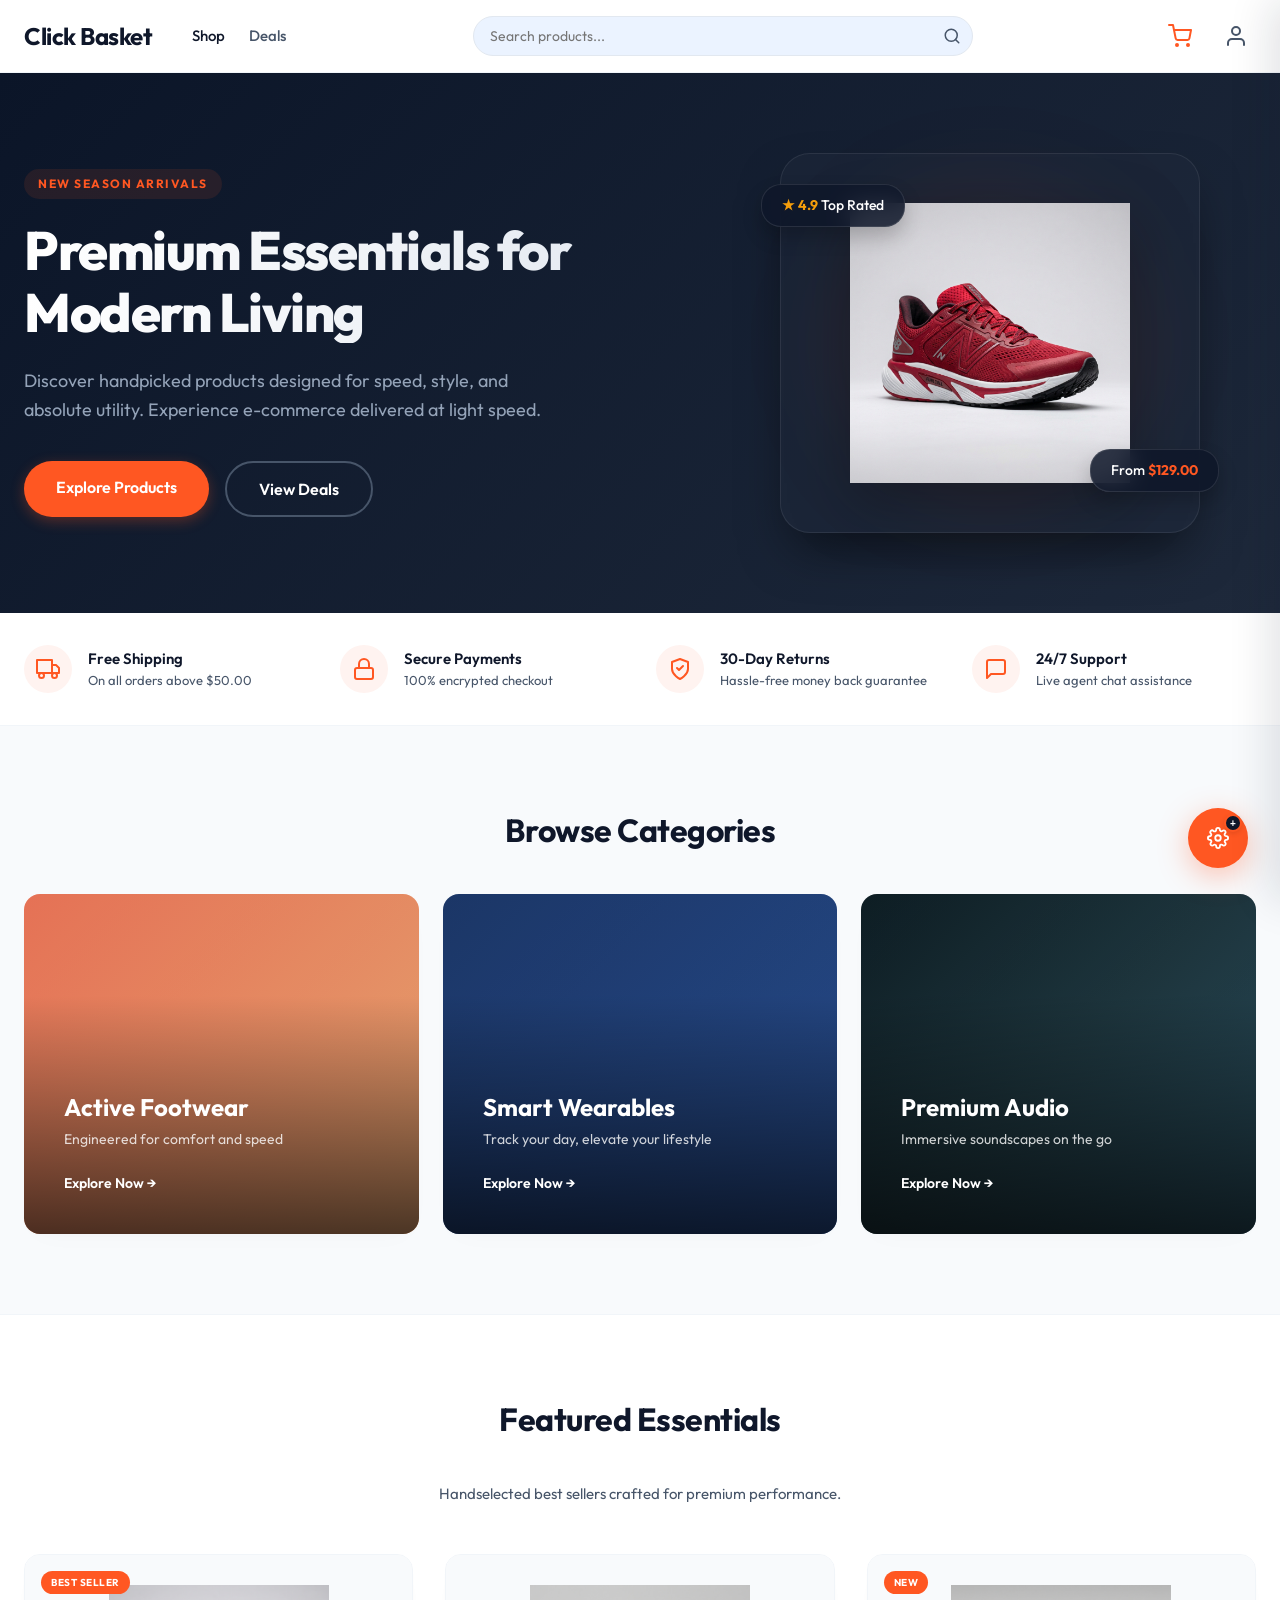
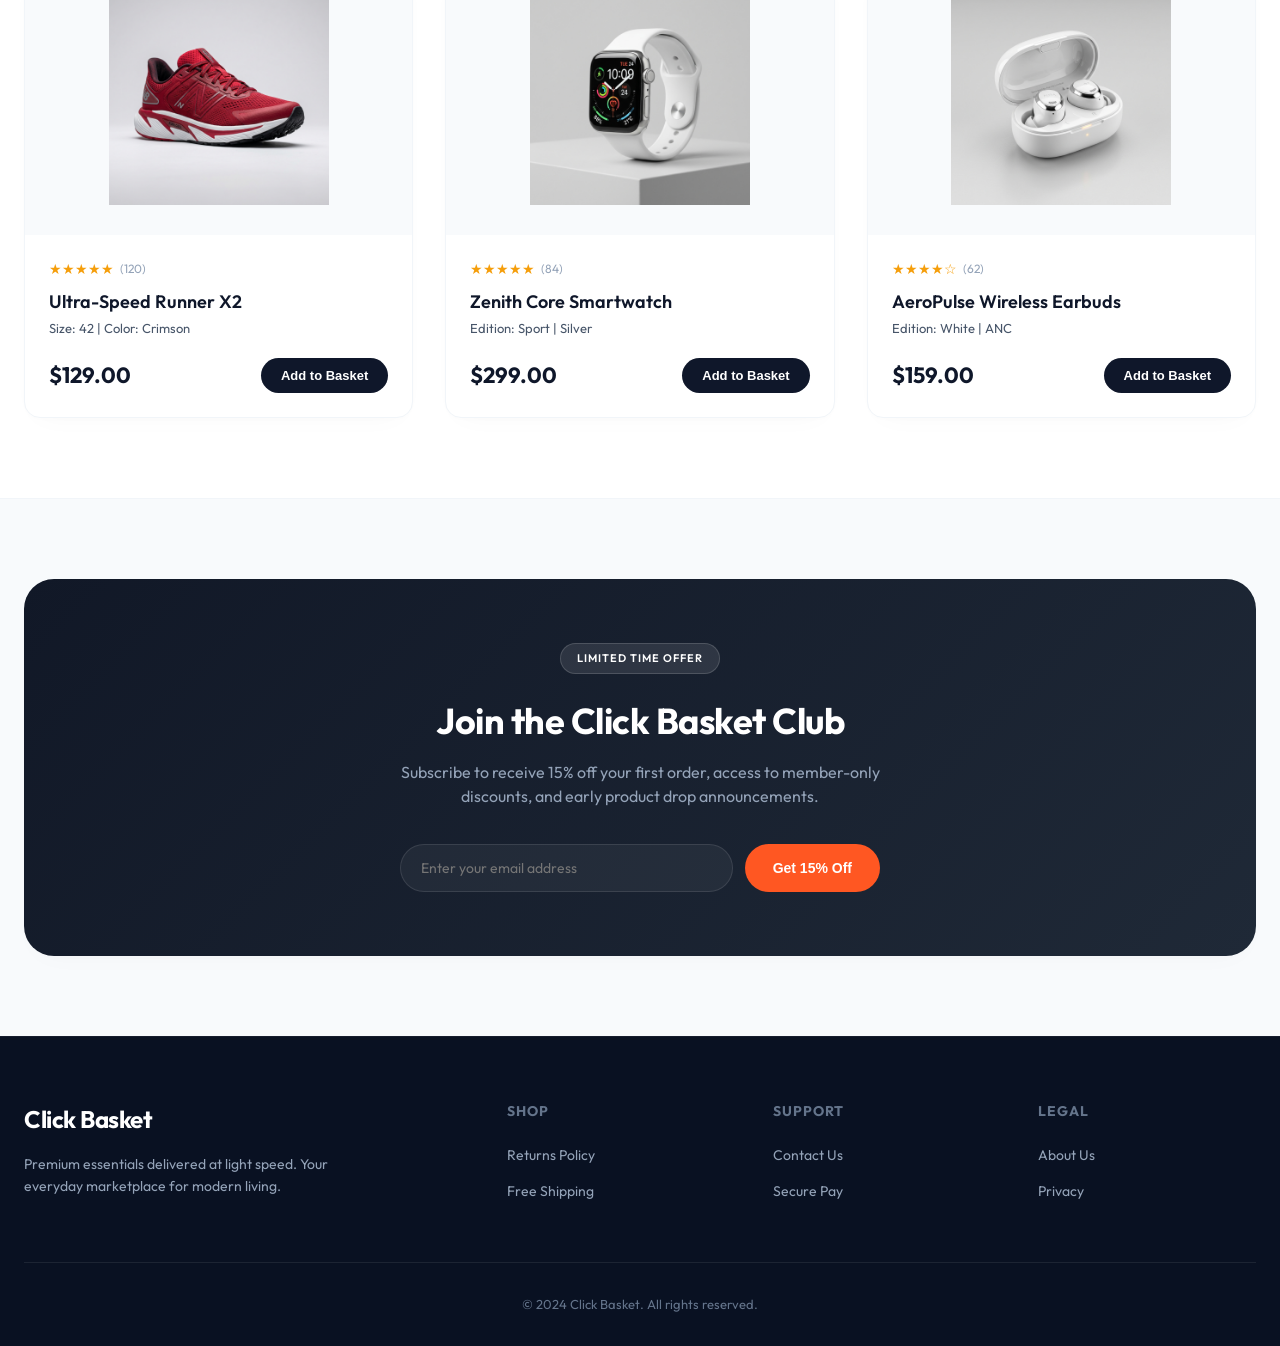
<file: index.html>
<!DOCTYPE html>
<html lang="en">
<head>
    <meta charset="UTF-8">
    <meta name="viewport" content="width=device-width, initial-scale=1.0">
    <title>Click Basket | Premium Essentials for Modern Living</title>
    <!-- Google Fonts: Outfit -->
    <link rel="preconnect" href="https://fonts.googleapis.com">
    <link rel="preconnect" href="https://fonts.gstatic.com" crossorigin>
    <link href="https://fonts.googleapis.com/css2?family=Outfit:wght@300;400;500;600;700&display=swap" rel="stylesheet">
    <link rel="stylesheet" href="style.css">
</head>
<body>
    <!-- Header -->
    <header class="main-header">
        <div class="header-container">
            <div class="header-left">
                <a href="index.html" class="logo" id="logo-link">Click Basket</a>
                <nav class="nav-links">
                    <a href="index.html" class="nav-link active">Shop</a>
                    <a href="#deals" class="nav-link">Deals</a>
                </nav>
            </div>
            
            <div class="header-center">
                <div class="search-bar-wrapper">
                    <input type="text" id="search-input" placeholder="Search products..." aria-label="Search products">
                    <button class="search-btn" aria-label="Submit search">
                        <svg xmlns="http://www.w3.org/2000/svg" width="18" height="18" viewBox="0 0 24 24" fill="none" stroke="currentColor" stroke-width="2" stroke-linecap="round" stroke-linejoin="round">
                            <circle cx="11" cy="11" r="8"></circle>
                            <line x1="21" y1="21" x2="16.65" y2="16.65"></line>
                        </svg>
                    </button>
                    <!-- Mock Autocomplete -->
                    <div class="search-dropdown" id="search-dropdown">
                        <div class="dropdown-item">Trending: running shoes</div>
                        <div class="dropdown-item">Trending: smart watch</div>
                        <div class="dropdown-item">Trending: wireless earbuds</div>
                    </div>
                </div>
            </div>

            <div class="header-right">
                <a href="cart.html" class="header-icon-btn cart-btn" id="cart-icon-container" aria-label="Shopping Cart">
                    <svg xmlns="http://www.w3.org/2000/svg" width="24" height="24" viewBox="0 0 24 24" fill="none" stroke="#ff5722" stroke-width="2" stroke-linecap="round" stroke-linejoin="round" class="cart-svg">
                        <circle cx="9" cy="21" r="1"></circle>
                        <circle cx="20" cy="21" r="1"></circle>
                        <path d="M1 1h4l2.68 13.39a2 2 0 0 0 2 1.61h9.72a2 2 0 0 0 2-1.61L23 6H6"></path>
                    </svg>
                    <span class="cart-badge" id="cart-badge">0</span>
                </a>
                <a href="#" class="header-icon-btn profile-btn" aria-label="User Profile">
                    <svg xmlns="http://www.w3.org/2000/svg" width="24" height="24" viewBox="0 0 24 24" fill="none" stroke="currentColor" stroke-width="2" stroke-linecap="round" stroke-linejoin="round">
                        <path d="M20 21v-2a4 4 0 0 0-4-4H8a4 4 0 0 0-4 4v2"></path>
                        <circle cx="12" cy="7" r="4"></circle>
                    </svg>
                </a>
            </div>
        </div>
    </header>

    <!-- Main Container -->
    <main>
        <!-- Hero Section -->
        <section class="hero-section">
            <div class="hero-container">
                <div class="hero-content">
                    <span class="hero-tag">New Season Arrivals</span>
                    <h1 class="hero-title">Premium Essentials for Modern Living</h1>
                    <p class="hero-subtitle">Discover handpicked products designed for speed, style, and absolute utility. Experience e-commerce delivered at light speed.</p>
                    <div class="hero-ctas">
                        <a href="#featured-products" class="hero-btn-primary">Explore Products</a>
                        <a href="#deals" class="hero-btn-secondary">View Deals</a>
                    </div>
                </div>
                <div class="hero-image-pane">
                    <div class="hero-image-card">
                        <div class="hero-image-glow"></div>
                        <img src="assets/ultra_speed_runner_x2.png" alt="Featured Product Ultra-Speed Runner" class="hero-featured-img">
                        <div class="hero-floating-badge top-badge">
                            <span class="badge-accent">★ 4.9</span> Top Rated
                        </div>
                        <div class="hero-floating-badge bottom-badge">
                            From <span class="badge-price">$129.00</span>
                        </div>
                    </div>
                </div>
            </div>
        </section>

        <!-- Benefits Bar -->
        <section class="benefits-section" id="benefits">
            <div class="benefits-container">
                <!-- Benefit 1 -->
                <div class="benefit-card">
                    <div class="benefit-icon">
                        <svg xmlns="http://www.w3.org/2000/svg" width="24" height="24" viewBox="0 0 24 24" fill="none" stroke="currentColor" stroke-width="2" stroke-linecap="round" stroke-linejoin="round">
                            <rect x="1" y="3" width="15" height="13"></rect>
                            <polygon points="16 8 20 8 23 11 23 16 16 16 16 8"></polygon>
                            <circle cx="5.5" cy="18.5" r="2.5"></circle>
                            <circle cx="18.5" cy="18.5" r="2.5"></circle>
                        </svg>
                    </div>
                    <div class="benefit-info">
                        <h3 class="benefit-title">Free Shipping</h3>
                        <p class="benefit-desc">On all orders above $50.00</p>
                    </div>
                </div>
                <!-- Benefit 2 -->
                <div class="benefit-card">
                    <div class="benefit-icon">
                        <svg xmlns="http://www.w3.org/2000/svg" width="24" height="24" viewBox="0 0 24 24" fill="none" stroke="currentColor" stroke-width="2" stroke-linecap="round" stroke-linejoin="round">
                            <rect x="3" y="11" width="18" height="11" rx="2" ry="2"></rect>
                            <path d="M7 11V7a5 5 0 0 1 10 0v4"></path>
                        </svg>
                    </div>
                    <div class="benefit-info">
                        <h3 class="benefit-title">Secure Payments</h3>
                        <p class="benefit-desc">100% encrypted checkout</p>
                    </div>
                </div>
                <!-- Benefit 3 -->
                <div class="benefit-card">
                    <div class="benefit-icon">
                        <svg xmlns="http://www.w3.org/2000/svg" width="24" height="24" viewBox="0 0 24 24" fill="none" stroke="currentColor" stroke-width="2" stroke-linecap="round" stroke-linejoin="round">
                            <path d="M12 22s8-4 8-10V5l-8-3-8 3v7c0 6 8 10 8 10z"></path>
                            <polyline points="9 11 11 13 15 9"></polyline>
                        </svg>
                    </div>
                    <div class="benefit-info">
                        <h3 class="benefit-title">30-Day Returns</h3>
                        <p class="benefit-desc">Hassle-free money back guarantee</p>
                    </div>
                </div>
                <!-- Benefit 4 -->
                <div class="benefit-card">
                    <div class="benefit-icon">
                        <svg xmlns="http://www.w3.org/2000/svg" width="24" height="24" viewBox="0 0 24 24" fill="none" stroke="currentColor" stroke-width="2" stroke-linecap="round" stroke-linejoin="round">
                            <path d="M21 15a2 2 0 0 1-2 2H7l-4 4V5a2 2 0 0 1 2-2h14a2 2 0 0 1 2 2z"></path>
                        </svg>
                    </div>
                    <div class="benefit-info">
                        <h3 class="benefit-title">24/7 Support</h3>
                        <p class="benefit-desc">Live agent chat assistance</p>
                    </div>
                </div>
            </div>
        </section>

        <!-- Categories Highlights -->
        <section class="categories-section">
            <div class="section-container">
                <h2 class="section-heading">Browse Categories</h2>
                <div class="category-grid">
                    <!-- Category 1 -->
                    <div class="category-card footwear-cat">
                        <div class="cat-overlay"></div>
                        <div class="cat-content">
                            <h3 class="cat-name">Active Footwear</h3>
                            <p class="cat-text">Engineered for comfort and speed</p>
                            <a href="#featured-products" class="cat-link">Explore Now &rarr;</a>
                        </div>
                    </div>
                    <!-- Category 2 -->
                    <div class="category-card wearables-cat">
                        <div class="cat-overlay"></div>
                        <div class="cat-content">
                            <h3 class="cat-name">Smart Wearables</h3>
                            <p class="cat-text">Track your day, elevate your lifestyle</p>
                            <a href="#featured-products" class="cat-link">Explore Now &rarr;</a>
                        </div>
                    </div>
                    <!-- Category 3 -->
                    <div class="category-card audio-cat">
                        <div class="cat-overlay"></div>
                        <div class="cat-content">
                            <h3 class="cat-name">Premium Audio</h3>
                            <p class="cat-text">Immersive soundscapes on the go</p>
                            <a href="#featured-products" class="cat-link">Explore Now &rarr;</a>
                        </div>
                    </div>
                </div>
            </div>
        </section>

        <!-- Featured Products Section -->
        <section class="products-section" id="featured-products">
            <div class="section-container">
                <div class="section-header-row">
                    <h2 class="section-heading">Featured Essentials</h2>
                    <p class="section-subheading">Handselected best sellers crafted for premium performance.</p>
                </div>
                
                <div class="products-grid" id="store-products-grid">
                    <!-- Products will be generated dynamically by JS -->
                </div>
            </div>
        </section>

        <!-- Newsletter & Promo Section -->
        <section class="deals-section" id="deals">
            <div class="deals-container">
                <div class="deals-card">
                    <span class="promo-badge">Limited Time Offer</span>
                    <h2 class="deals-title">Join the Click Basket Club</h2>
                    <p class="deals-desc">Subscribe to receive 15% off your first order, access to member-only discounts, and early product drop announcements.</p>
                    
                    <form class="subscribe-form" id="subscribe-form" onsubmit="event.preventDefault();">
                        <input type="email" placeholder="Enter your email address" required class="subscribe-input" id="sub-email">
                        <button type="submit" class="subscribe-btn">Get 15% Off</button>
                    </form>
                </div>
            </div>
        </section>
    </main>

    <!-- Footer -->
    <footer class="main-footer">
        <div class="footer-container">
            <div class="footer-col brand-col">
                <h2 class="footer-logo"><a href="index.html" style="color: white; text-decoration: none;">Click Basket</a></h2>
                <p class="brand-desc">Premium essentials delivered at light speed. Your everyday marketplace for modern living.</p>
            </div>
            <div class="footer-col">
                <h3 class="footer-title">SHOP</h3>
                <ul>
                    <li><a href="#benefits">Returns Policy</a></li>
                    <li><a href="#benefits">Free Shipping</a></li>
                </ul>
            </div>
            <div class="footer-col">
                <h3 class="footer-title">SUPPORT</h3>
                <ul>
                    <li><a href="#" id="footer-chat-link">Contact Us</a></li>
                    <li><a href="#">Secure Pay</a></li>
                </ul>
            </div>
            <div class="footer-col">
                <h3 class="footer-title">LEGAL</h3>
                <ul>
                    <li><a href="#">About Us</a></li>
                    <li><a href="#">Privacy</a></li>
                </ul>
            </div>
        </div>
        <div class="footer-bottom">
            <p>&copy; 2024 Click Basket. All rights reserved.</p>
        </div>
    </footer>

    <!-- Interactive Custom Toast Notification -->
    <div class="toast" id="toast-message">
        <div class="toast-content">
            <svg class="toast-icon" xmlns="http://www.w3.org/2000/svg" width="20" height="20" viewBox="0 0 24 24" fill="none" stroke="currentColor" stroke-width="2.5" stroke-linecap="round" stroke-linejoin="round">
                <circle cx="12" cy="12" r="10"></circle>
                <polyline points="12 8 12 12 16 14"></polyline>
            </svg>
            <span class="toast-text" id="toast-text-content">Cart updated successfully!</span>
        </div>
    </div>

    <!-- Floating Admin Button (FAB) -->
    <button class="store-manager-fab" id="store-manager-fab-btn" aria-label="Open Store Manager">
        <svg xmlns="http://www.w3.org/2000/svg" width="22" height="22" viewBox="0 0 24 24" fill="none" stroke="currentColor" stroke-width="2" stroke-linecap="round" stroke-linejoin="round" class="fab-cog-icon">
            <circle cx="12" cy="12" r="3"></circle>
            <path d="M19.4 15a1.65 1.65 0 0 0 .33 1.82l.06.06a2 2 0 1 1-2.83 2.83l-.06-.06a1.65 1.65 0 0 0-1.82-.33 1.65 1.65 0 0 0-1 1.51V21a2 2 0 0 1-4 0v-.09A1.65 1.65 0 0 0 9 19.4a1.65 1.65 0 0 0-1.82.33l-.06.06a2 2 0 1 1-2.83-2.83l.06-.06a1.65 1.65 0 0 0 .33-1.82 1.65 1.65 0 0 0-1.51-1H3a2 2 0 0 1 0-4h.09A1.65 1.65 0 0 0 4.6 9a1.65 1.65 0 0 0-.33-1.82l-.06-.06a2 2 0 1 1 2.83-2.83l.06.06a1.65 1.65 0 0 0 1.82.33H9a1.65 1.65 0 0 0 1-1.51V3a2 2 0 0 1 4 0v.09a1.65 1.65 0 0 0 1 1.51 1.65 1.65 0 0 0 1.82-.33l.06-.06a2 2 0 1 1 2.83 2.83l-.06.06a1.65 1.65 0 0 0-.33 1.82V9a1.65 1.65 0 0 0 1.51 1H21a2 2 0 0 1 0 4h-.09a1.65 1.65 0 0 0-1.51 1z"></path>
        </svg>
        <span class="fab-plus-badge">+</span>
    </button>

    <!-- Store Manager Slide-Out Drawer -->
    <div class="drawer-overlay" id="store-manager-drawer-overlay"></div>
    <div class="store-manager-drawer" id="store-manager-drawer">
        <div class="drawer-header">
            <h2 class="drawer-title">Store Manager</h2>
            <button class="drawer-close-btn" id="store-manager-close-btn" aria-label="Close panel">
                <svg xmlns="http://www.w3.org/2000/svg" width="20" height="20" viewBox="0 0 24 24" fill="none" stroke="currentColor" stroke-width="2" stroke-linecap="round" stroke-linejoin="round">
                    <line x1="18" y1="6" x2="6" y2="18"></line>
                    <line x1="6" y1="6" x2="18" y2="18"></line>
                </svg>
            </button>
        </div>

        <div class="drawer-tabs">
            <button class="drawer-tab-btn active" data-drawer-tab="add" type="button">Add Product</button>
            <button class="drawer-tab-btn" data-drawer-tab="inventory" type="button">Inventory</button>
        </div>

        <!-- Tab Content: Add Product Form -->
        <div class="drawer-tab-content active" id="drawer-tab-add">
            <form id="add-product-form" class="drawer-form" onsubmit="event.preventDefault();">
                <div class="form-group">
                    <label for="new-prod-name">Product Title</label>
                    <input type="text" id="new-prod-name" placeholder="e.g. Premium Noise Cancelling Headphones" required>
                </div>
                <div class="form-group">
                    <label for="new-prod-desc">Short Description / Specs</label>
                    <input type="text" id="new-prod-desc" placeholder="e.g. Size: Standard | Color: Midnight Black" required>
                </div>
                <div class="form-group-row">
                    <div class="form-group half">
                        <label for="new-prod-price">Price ($ USD)</label>
                        <input type="number" id="new-prod-price" min="0.01" step="0.01" placeholder="99.00" required>
                    </div>
                    <div class="form-group half">
                        <label for="new-prod-category">Category</label>
                        <select id="new-prod-category">
                            <option value="footwear">Footwear</option>
                            <option value="wearables">Wearables</option>
                            <option value="audio">Audio</option>
                            <option value="electronics">Electronics</option>
                            <option value="lifestyle">Lifestyle</option>
                        </select>
                    </div>
                </div>
                <div class="form-group">
                    <label for="new-prod-tag">Promo Tag (Optional)</label>
                    <input type="text" id="new-prod-tag" placeholder="e.g. New, 15% OFF, Best Seller">
                </div>

                <div class="form-group">
                    <label>Choose Product Image Preset</label>
                    <div class="image-presets-grid">
                        <div class="preset-option active" data-preset="runner" title="Crimson Runners">
                            <img src="assets/ultra_speed_runner_x2.png" alt="Runners">
                        </div>
                        <div class="preset-option" data-preset="smartwatch" title="Silver Smartwatch">
                            <img src="assets/zenith_core_smartwatch.png" alt="Smartwatch">
                        </div>
                        <div class="preset-option" data-preset="earbuds" title="ANC Earbuds">
                            <img src="assets/aeropulse_earbuds.png" alt="Earbuds">
                        </div>
                        <div class="preset-option" data-preset="svg-headphones" title="SVG Headphones Illustration">
                            <div class="preset-svg-preview audio-grad">
                                <svg xmlns="http://www.w3.org/2000/svg" width="16" height="16" viewBox="0 0 24 24" fill="none" stroke="currentColor" stroke-width="2" stroke-linecap="round" stroke-linejoin="round"><path d="M3 18v-6a9 9 0 0 1 18 0v6"></path><path d="M21 19a2 2 0 0 1-2 2h-1a2 2 0 0 1-2-2v-3a2 2 0 0 1 2-2h3zM3 19a2 2 0 0 0 2 2h1a2 2 0 0 0 2-2v-3a2 2 0 0 0-2-2H3z"></path></svg>
                            </div>
                        </div>
                        <div class="preset-option" data-preset="svg-keyboard" title="SVG Keyboard Illustration">
                            <div class="preset-svg-preview electronics-grad">
                                <svg xmlns="http://www.w3.org/2000/svg" width="16" height="16" viewBox="0 0 24 24" fill="none" stroke="currentColor" stroke-width="2" stroke-linecap="round" stroke-linejoin="round"><rect x="2" y="4" width="20" height="16" rx="2" ry="2"></rect><line x1="6" y1="8" x2="6" y2="8"></line><line x1="10" y1="8" x2="10" y2="8"></line><line x1="14" y1="8" x2="14" y2="8"></line><line x1="18" y1="8" x2="18" y2="8"></line><line x1="6" y1="12" x2="6" y2="12"></line><line x1="10" y1="12" x2="10" y2="12"></line><line x1="14" y1="12" x2="14" y2="12"></line><line x1="18" y1="12" x2="18" y2="12"></line><line x1="7" y1="16" x2="17" y2="16"></line></svg>
                            </div>
                        </div>
                        <div class="preset-option" data-preset="svg-backpack" title="SVG Backpack Illustration">
                            <div class="preset-svg-preview lifestyle-grad">
                                <svg xmlns="http://www.w3.org/2000/svg" width="16" height="16" viewBox="0 0 24 24" fill="none" stroke="currentColor" stroke-width="2" stroke-linecap="round" stroke-linejoin="round"><path d="M16 16v1a2 2 0 0 1-2 2H3a2 2 0 0 1-2-2v-7a2 2 0 0 1 2-2h11a2 2 0 0 1 2 2v1"></path><path d="M18 8h4a2 2 0 0 1 2 2v7a2 2 0 0 1-2 2h-4"></path><path d="M16 8h2v11h-2zM12 2v6H2V2z"></path></svg>
                            </div>
                        </div>
                    </div>
                </div>

                <div class="form-group" id="custom-image-url-group">
                    <label for="new-prod-image-url">Or Custom Image URL</label>
                    <input type="url" id="new-prod-image-url" placeholder="https://example.com/image.png">
                </div>

                <button type="submit" class="drawer-submit-btn">Publish Product</button>
            </form>
        </div>

        <!-- Tab Content: Manage Inventory -->
        <div class="drawer-tab-content" id="drawer-tab-inventory">
            <div class="inventory-section">
                <h3 class="inventory-section-title">Current Products</h3>
                <div class="inventory-list" id="inventory-list-container">
                    <!-- Inventory items populated by JS -->
                </div>

                <div class="inventory-danger-zone">
                    <h3 class="danger-zone-title">Danger Zone</h3>
                    <button class="restore-defaults-btn" id="restore-defaults-btn" type="button">Reset Store to Defaults</button>
                </div>
            </div>
        </div>
    </div>

    <script src="app.js"></script>
</body>
</html>
</file>
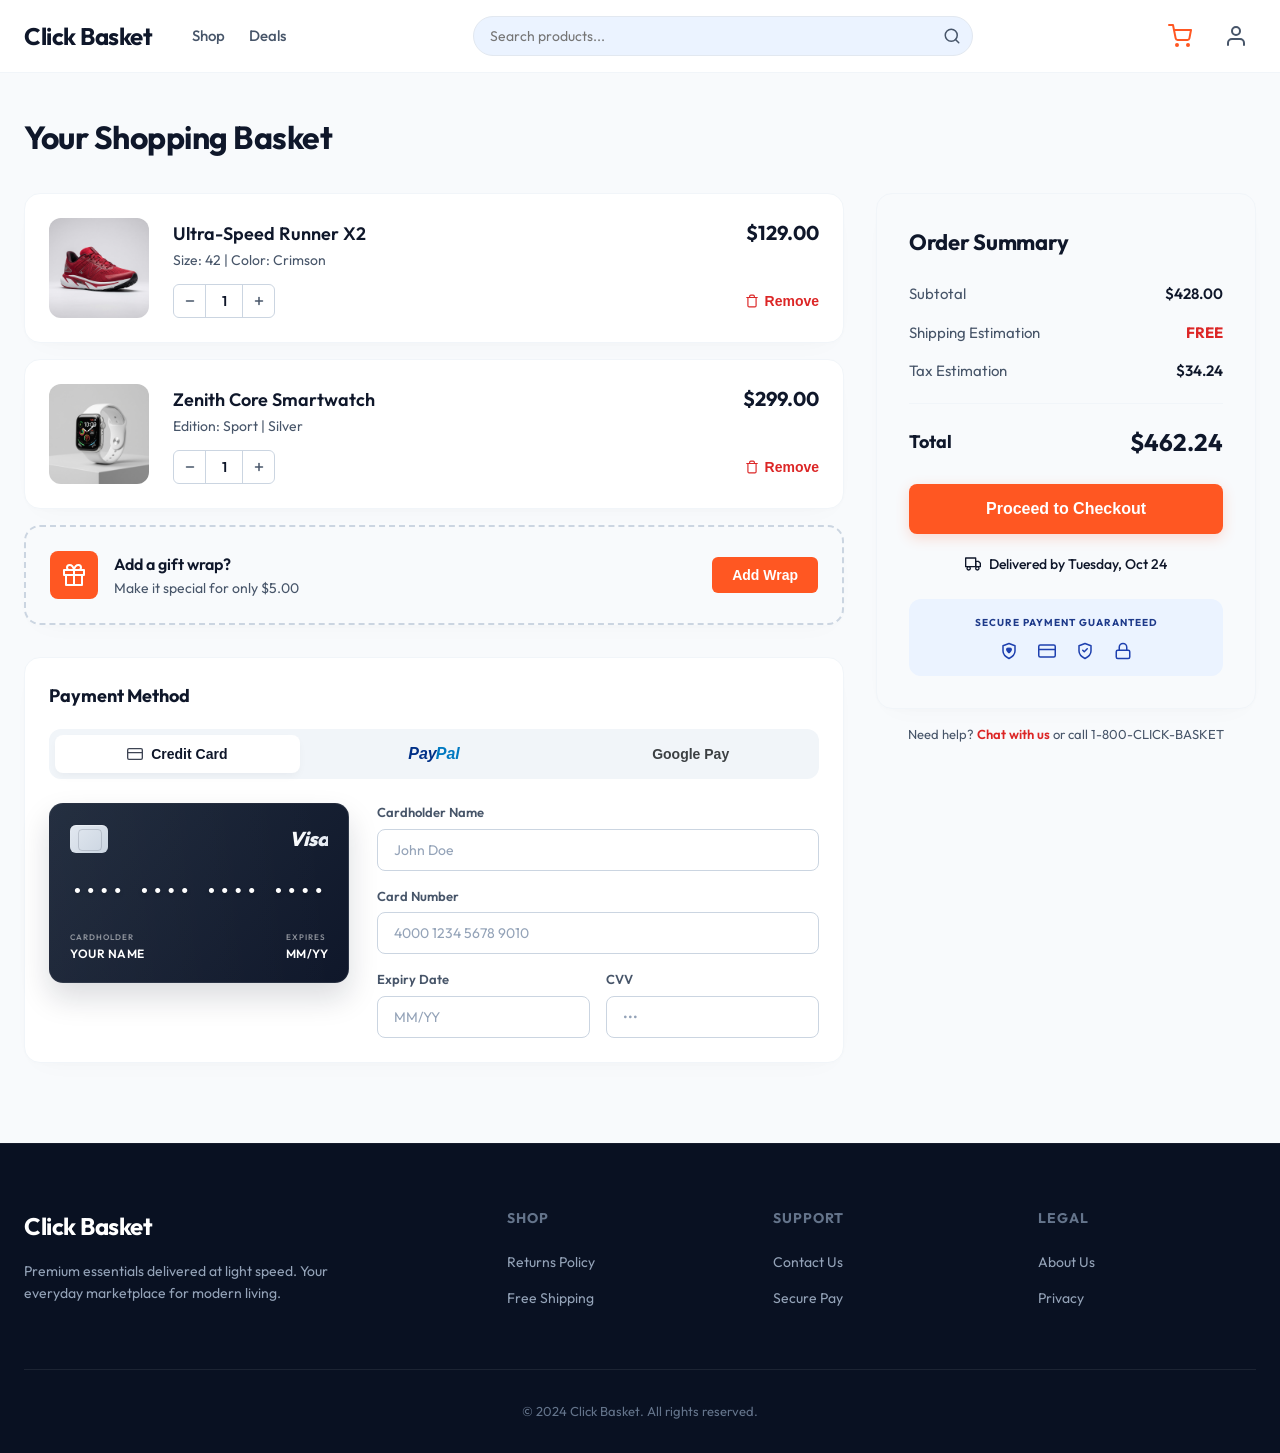
<file: cart.html>
<!DOCTYPE html>
<html lang="en">
<head>
    <meta charset="UTF-8">
    <meta name="viewport" content="width=device-width, initial-scale=1.0">
    <title>Your Shopping Basket | Click Basket</title>
    <!-- Google Fonts: Outfit -->
    <link rel="preconnect" href="https://fonts.googleapis.com">
    <link rel="preconnect" href="https://fonts.gstatic.com" crossorigin>
    <link href="https://fonts.googleapis.com/css2?family=Outfit:wght@300;400;500;600;700&display=swap" rel="stylesheet">
    <link rel="stylesheet" href="style.css">
</head>
<body>
    <!-- Header -->
    <header class="main-header">
        <div class="header-container">
            <div class="header-left">
                <a href="index.html" class="logo" id="logo-link">Click Basket</a>
                <nav class="nav-links">
                    <a href="index.html" class="nav-link">Shop</a>
                    <a href="index.html#deals" class="nav-link">Deals</a>
                </nav>
            </div>
            
            <div class="header-center">
                <div class="search-bar-wrapper">
                    <input type="text" id="search-input" placeholder="Search products..." aria-label="Search products">
                    <button class="search-btn" aria-label="Submit search">
                        <svg xmlns="http://www.w3.org/2000/svg" width="18" height="18" viewBox="0 0 24 24" fill="none" stroke="currentColor" stroke-width="2" stroke-linecap="round" stroke-linejoin="round">
                            <circle cx="11" cy="11" r="8"></circle>
                            <line x1="21" y1="21" x2="16.65" y2="16.65"></line>
                        </svg>
                    </button>
                    <!-- Mock Autocomplete -->
                    <div class="search-dropdown" id="search-dropdown">
                        <div class="dropdown-item">Trending: running shoes</div>
                        <div class="dropdown-item">Trending: smart watch</div>
                        <div class="dropdown-item">Trending: wireless earbuds</div>
                    </div>
                </div>
            </div>

            <div class="header-right">
                <a href="cart.html" class="header-icon-btn cart-btn" id="cart-icon-container" aria-label="Shopping Cart">
                    <svg xmlns="http://www.w3.org/2000/svg" width="24" height="24" viewBox="0 0 24 24" fill="none" stroke="#ff5722" stroke-width="2" stroke-linecap="round" stroke-linejoin="round" class="cart-svg">
                        <circle cx="9" cy="21" r="1"></circle>
                        <circle cx="20" cy="21" r="1"></circle>
                        <path d="M1 1h4l2.68 13.39a2 2 0 0 0 2 1.61h9.72a2 2 0 0 0 2-1.61L23 6H6"></path>
                    </svg>
                    <span class="cart-badge" id="cart-badge">2</span>
                </a>
                <a href="#" class="header-icon-btn profile-btn" aria-label="User Profile">
                    <svg xmlns="http://www.w3.org/2000/svg" width="24" height="24" viewBox="0 0 24 24" fill="none" stroke="currentColor" stroke-width="2" stroke-linecap="round" stroke-linejoin="round">
                        <path d="M20 21v-2a4 4 0 0 0-4-4H8a4 4 0 0 0-4 4v2"></path>
                        <circle cx="12" cy="7" r="4"></circle>
                    </svg>
                </a>
            </div>
        </div>
    </header>

    <!-- Main Container -->
    <main class="cart-page-container">
        <h1 class="page-title">Your Shopping Basket</h1>

        <div class="cart-layout">
            <!-- Left Side: Cart Items -->
            <div class="cart-items-column">
                <div class="items-list" id="items-list">
                    <!-- Product Item 1: Ultra-Speed Runner X2 -->
                    <div class="cart-item-card" data-id="runner" data-price="129.00">
                        <div class="item-image-wrapper">
                            <img src="assets/ultra_speed_runner_x2.png" alt="Ultra-Speed Runner X2" class="item-img">
                        </div>
                        <div class="item-content">
                            <div class="item-header-row">
                                <h2 class="item-name">Ultra-Speed Runner X2</h2>
                                <span class="item-price">$129.00</span>
                            </div>
                            <div class="item-specs-row">
                                <p class="item-specs">Size: 42 | Color: Crimson</p>
                            </div>
                            <div class="item-actions-row">
                                <div class="quantity-selector">
                                    <button class="qty-btn minus-btn" aria-label="Decrease quantity">
                                        <svg xmlns="http://www.w3.org/2000/svg" width="12" height="12" viewBox="0 0 24 24" fill="none" stroke="currentColor" stroke-width="3" stroke-linecap="round" stroke-linejoin="round"><line x1="5" y1="12" x2="19" y2="12"></line></svg>
                                    </button>
                                    <span class="qty-val">1</span>
                                    <button class="qty-btn plus-btn" aria-label="Increase quantity">
                                        <svg xmlns="http://www.w3.org/2000/svg" width="12" height="12" viewBox="0 0 24 24" fill="none" stroke="currentColor" stroke-width="3" stroke-linecap="round" stroke-linejoin="round"><line x1="12" y1="5" x2="12" y2="19"></line><line x1="5" y1="12" x2="19" y2="12"></line></svg>
                                    </button>
                                </div>
                                <button class="remove-btn" aria-label="Remove item">
                                    <svg xmlns="http://www.w3.org/2000/svg" width="14" height="14" viewBox="0 0 24 24" fill="none" stroke="currentColor" stroke-width="2" stroke-linecap="round" stroke-linejoin="round" class="trash-icon"><polyline points="3 6 5 6 21 6"></polyline><path d="M19 6v14a2 2 0 0 1-2 2H7a2 2 0 0 1-2-2V6m3 0V4a2 2 0 0 1 2-2h4a2 2 0 0 1 2 2v2"></path></svg>
                                    Remove
                                </button>
                            </div>
                        </div>
                    </div>

                    <!-- Product Item 2: Zenith Core Smartwatch -->
                    <div class="cart-item-card" data-id="smartwatch" data-price="299.00">
                        <div class="item-image-wrapper">
                            <img src="assets/zenith_core_smartwatch.png" alt="Zenith Core Smartwatch" class="item-img">
                        </div>
                        <div class="item-content">
                            <div class="item-header-row">
                                <h2 class="item-name">Zenith Core Smartwatch</h2>
                                <span class="item-price">$299.00</span>
                            </div>
                            <div class="item-specs-row">
                                <p class="item-specs">Edition: Sport | Silver</p>
                            </div>
                            <div class="item-actions-row">
                                <div class="quantity-selector">
                                    <button class="qty-btn minus-btn" aria-label="Decrease quantity">
                                        <svg xmlns="http://www.w3.org/2000/svg" width="12" height="12" viewBox="0 0 24 24" fill="none" stroke="currentColor" stroke-width="3" stroke-linecap="round" stroke-linejoin="round"><line x1="5" y1="12" x2="19" y2="12"></line></svg>
                                    </button>
                                    <span class="qty-val">1</span>
                                    <button class="qty-btn plus-btn" aria-label="Increase quantity">
                                        <svg xmlns="http://www.w3.org/2000/svg" width="12" height="12" viewBox="0 0 24 24" fill="none" stroke="currentColor" stroke-width="3" stroke-linecap="round" stroke-linejoin="round"><line x1="12" y1="5" x2="12" y2="19"></line><line x1="5" y1="12" x2="19" y2="12"></line></svg>
                                    </button>
                                </div>
                                <button class="remove-btn" aria-label="Remove item">
                                    <svg xmlns="http://www.w3.org/2000/svg" width="14" height="14" viewBox="0 0 24 24" fill="none" stroke="currentColor" stroke-width="2" stroke-linecap="round" stroke-linejoin="round" class="trash-icon"><polyline points="3 6 5 6 21 6"></polyline><path d="M19 6v14a2 2 0 0 1-2 2H7a2 2 0 0 1-2-2V6m3 0V4a2 2 0 0 1 2-2h4a2 2 0 0 1 2 2v2"></path></svg>
                                    Remove
                                </button>
                            </div>
                        </div>
                    </div>
                </div>

                <!-- Gift Wrap Option Card -->
                <div class="gift-wrap-card" id="gift-card">
                    <div class="gift-left">
                        <div class="gift-icon-container">
                            <svg xmlns="http://www.w3.org/2000/svg" width="24" height="24" viewBox="0 0 24 24" fill="none" stroke="currentColor" stroke-width="2" stroke-linecap="round" stroke-linejoin="round" class="gift-box-svg">
                                <polyline points="20 12 20 22 4 22 4 12"></polyline>
                                <rect x="2" y="7" width="20" height="5"></rect>
                                <line x1="12" y1="22" x2="12" y2="7"></line>
                                <path d="M12 7H7.5a2.5 2.5 0 0 1 0-5C11 2 12 7 12 7z"></path>
                                <path d="M12 7h4.5a2.5 2.5 0 0 0 0-5C13 2 12 7 12 7z"></path>
                            </svg>
                        </div>
                        <div class="gift-text">
                            <h3 class="gift-title">Add a gift wrap?</h3>
                            <p class="gift-desc">Make it special for only $5.00</p>
                        </div>
                    </div>
                    <button class="add-wrap-btn" id="gift-wrap-btn">Add Wrap</button>
                </div>

                <!-- Payment Method Card -->
                <div class="payment-method-card" id="payment-card">
                    <h3 class="payment-card-title">Payment Method</h3>
                    <div class="payment-tabs">
                        <button class="payment-tab-btn active" data-tab="card" type="button">
                            <svg xmlns="http://www.w3.org/2000/svg" width="16" height="16" viewBox="0 0 24 24" fill="none" stroke="currentColor" stroke-width="2" stroke-linecap="round" stroke-linejoin="round" class="tab-icon">
                                <rect x="1" y="4" width="22" height="16" rx="2" ry="2"></rect>
                                <line x1="1" y1="10" x2="23" y2="10"></line>
                            </svg>
                            Credit Card
                        </button>
                        <button class="payment-tab-btn" data-tab="paypal" type="button">
                            <span class="paypal-text-logo"><i>Pay</i><i>Pal</i></span>
                        </button>
                        <button class="payment-tab-btn" data-tab="gpay" type="button">
                            <span class="gpay-text-logo">Google Pay</span>
                        </button>
                    </div>

                    <div class="payment-tab-content active" id="tab-card">
                        <div class="card-checkout-wrapper">
                            <!-- Virtual Card Live Preview -->
                            <div class="virtual-card-container">
                                <div class="virtual-card" id="virtual-card">
                                    <div class="card-front">
                                        <div class="card-reflection"></div>
                                        <div class="card-header-row">
                                            <span class="card-chip"></span>
                                            <span class="card-logo" id="card-brand-logo">Visa</span>
                                        </div>
                                        <div class="card-number-display" id="card-num-display">•••• •••• •••• ••••</div>
                                        <div class="card-footer-row">
                                            <div class="card-holder-display">
                                                <span class="card-label">CARDHOLDER</span>
                                                <span class="card-val" id="card-name-display">YOUR NAME</span>
                                            </div>
                                            <div class="card-expiry-display">
                                                <span class="card-label">EXPIRES</span>
                                                <span class="card-val" id="card-date-display">MM/YY</span>
                                            </div>
                                        </div>
                                    </div>
                                </div>
                            </div>

                            <!-- Card Inputs Form -->
                            <div class="card-inputs-form">
                                <div class="input-group">
                                    <label for="card-holder-name">Cardholder Name</label>
                                    <input type="text" id="card-holder-name" placeholder="John Doe" autocomplete="cc-name" required>
                                </div>
                                <div class="input-group">
                                    <label for="card-number">Card Number</label>
                                    <div class="input-with-icon">
                                        <input type="text" id="card-number" placeholder="4000 1234 5678 9010" maxlength="19" autocomplete="cc-number" required>
                                        <span class="input-card-brand" id="input-brand-icon"></span>
                                    </div>
                                </div>
                                <div class="input-row">
                                    <div class="input-group half-width">
                                        <label for="card-expiry">Expiry Date</label>
                                        <input type="text" id="card-expiry" placeholder="MM/YY" maxlength="5" autocomplete="cc-exp" required>
                                    </div>
                                    <div class="input-group half-width">
                                        <label for="card-cvv">CVV</label>
                                        <input type="password" id="card-cvv" placeholder="•••" maxlength="4" autocomplete="cc-csc" required>
                                    </div>
                                </div>
                            </div>
                        </div>
                    </div>

                    <div class="payment-tab-content" id="tab-paypal">
                        <div class="paypal-content-wrapper">
                            <p class="paypal-info-text">Click the button below to pay securely with your PayPal account or Credit Card.</p>
                            <div class="paypal-btn-container-wrapper">
                                <div id="paypal-button-container"></div>
                            </div>
                        </div>
                    </div>

                    <div class="payment-tab-content" id="tab-gpay">
                        <div class="gpay-content-wrapper">
                            <p class="gpay-info-text">Pay securely using card or bank credentials stored directly in your Google Account.</p>
                            <div class="gpay-mock-btn-container">
                                <button class="gpay-checkout-mock-btn" type="button">
                                    <span class="gpay-btn-logo"></span> Buy with G Pay
                                </button>
                            </div>
                        </div>
                    </div>
                </div>
            </div>

            <!-- Right Side: Order Summary -->
            <div class="summary-column">
                <div class="summary-card">
                    <h2 class="summary-title">Order Summary</h2>
                    
                    <div class="summary-row">
                        <span class="summary-label">Subtotal</span>
                        <span class="summary-value" id="summary-subtotal">$428.00</span>
                    </div>
                    
                    <div class="summary-row">
                        <span class="summary-label">Shipping Estimation</span>
                        <span class="summary-value shipping-free" id="summary-shipping">FREE</span>
                    </div>
                    
                    <div class="summary-row">
                        <span class="summary-label">Tax Estimation</span>
                        <span class="summary-value" id="summary-tax">$34.24</span>
                    </div>

                    <div class="summary-divider"></div>
                    
                    <div class="summary-row total-row">
                        <span class="summary-label total-label">Total</span>
                        <span class="summary-value total-value" id="summary-total">$462.24</span>
                    </div>
                    
                    <button class="checkout-btn" id="checkout-btn">
                        <span class="btn-text">Proceed to Checkout</span>
                        <span class="btn-spinner" style="display: none;"></span>
                    </button>
                    
                    <div class="delivery-time-row">
                        <svg xmlns="http://www.w3.org/2000/svg" width="16" height="16" viewBox="0 0 24 24" fill="none" stroke="currentColor" stroke-width="2" stroke-linecap="round" stroke-linejoin="round" class="truck-svg">
                            <rect x="1" y="3" width="15" height="13"></rect>
                            <polygon points="16 8 20 8 23 11 23 16 16 16 16 8"></polygon>
                            <circle cx="5.5" cy="18.5" r="2.5"></circle>
                            <circle cx="18.5" cy="18.5" r="2.5"></circle>
                        </svg>
                        <span>Delivered by Tuesday, Oct 24</span>
                    </div>
                    
                    <!-- Secure Payment Banner -->
                    <div class="secure-badge-card">
                        <p class="secure-badge-title">SECURE PAYMENT GUARANTEED</p>
                        <div class="secure-icons">
                            <div class="secure-icon-item" title="Trust Badge">
                                <svg xmlns="http://www.w3.org/2000/svg" width="18" height="18" viewBox="0 0 24 24" fill="none" stroke="currentColor" stroke-width="2" stroke-linecap="round" stroke-linejoin="round">
                                    <path d="M12 22s8-4 8-10V5l-8-3-8 3v7c0 6 8 10 8 10z"></path>
                                    <path d="M12 14c-.2 0-.4-.1-.5-.2-1.5-1.5-2.5-2.7-2.5-3.8 0-1 .8-1.8 1.8-1.8.6 0 1.1.3 1.2.7.1-.4.6-.7 1.2-.7 1 0 1.8.8 1.8 1.8 0 1.1-1 2.3-2.5 3.8-.1.1-.3.2-.5.2z" fill="currentColor"></path>
                                </svg>
                            </div>
                            <div class="secure-icon-item" title="Credit Card Secure">
                                <svg xmlns="http://www.w3.org/2000/svg" width="18" height="18" viewBox="0 0 24 24" fill="none" stroke="currentColor" stroke-width="2" stroke-linecap="round" stroke-linejoin="round">
                                    <rect x="1" y="4" width="22" height="16" rx="2" ry="2"></rect>
                                    <line x1="1" y1="10" x2="23" y2="10"></line>
                                </svg>
                            </div>
                            <div class="secure-icon-item" title="Verified Security">
                                <svg xmlns="http://www.w3.org/2000/svg" width="18" height="18" viewBox="0 0 24 24" fill="none" stroke="currentColor" stroke-width="2" stroke-linecap="round" stroke-linejoin="round">
                                    <path d="M12 22s8-4 8-10V5l-8-3-8 3v7c0 6 8 10 8 10z"></path>
                                    <polyline points="9 11 11 13 15 9"></polyline>
                                </svg>
                            </div>
                            <div class="secure-icon-item" title="SSL Encrypted">
                                <svg xmlns="http://www.w3.org/2000/svg" width="18" height="18" viewBox="0 0 24 24" fill="none" stroke="currentColor" stroke-width="2" stroke-linecap="round" stroke-linejoin="round">
                                    <rect x="3" y="11" width="18" height="11" rx="2" ry="2"></rect>
                                    <path d="M7 11V7a5 5 0 0 1 10 0v4"></path>
                                </svg>
                            </div>
                        </div>
                    </div>
                </div>
                
                <p class="help-text">Need help? <a href="#" id="chat-link">Chat with us</a> or call 1-800-CLICK-BASKET</p>
            </div>
        </div>
    </main>

    <!-- Footer -->
    <footer class="main-footer">
        <div class="footer-container">
            <div class="footer-col brand-col">
                <h2 class="footer-logo"><a href="index.html" style="color: white; text-decoration: none;">Click Basket</a></h2>
                <p class="brand-desc">Premium essentials delivered at light speed. Your everyday marketplace for modern living.</p>
            </div>
            <div class="footer-col">
                <h3 class="footer-title">SHOP</h3>
                <ul>
                    <li><a href="index.html#benefits">Returns Policy</a></li>
                    <li><a href="index.html#benefits">Free Shipping</a></li>
                </ul>
            </div>
            <div class="footer-col">
                <h3 class="footer-title">SUPPORT</h3>
                <ul>
                    <li><a href="#">Contact Us</a></li>
                    <li><a href="#">Secure Pay</a></li>
                </ul>
            </div>
            <div class="footer-col">
                <h3 class="footer-title">LEGAL</h3>
                <ul>
                    <li><a href="#">About Us</a></li>
                    <li><a href="#">Privacy</a></li>
                </ul>
            </div>
        </div>
        <div class="footer-bottom">
            <p>&copy; 2024 Click Basket. All rights reserved.</p>
        </div>
    </footer>

    <!-- Interactive Custom Toast Notification -->
    <div class="toast" id="toast-message">
        <div class="toast-content">
            <svg class="toast-icon" xmlns="http://www.w3.org/2000/svg" width="20" height="20" viewBox="0 0 24 24" fill="none" stroke="currentColor" stroke-width="2.5" stroke-linecap="round" stroke-linejoin="round">
                <circle cx="12" cy="12" r="10"></circle>
                <polyline points="12 8 12 12 16 14"></polyline>
            </svg>
            <span class="toast-text" id="toast-text-content">Cart updated successfully!</span>
        </div>
    </div>

    <!-- Interactive Checkout Modal -->
    <div class="modal-overlay" id="checkout-modal">
        <div class="modal-card success-modal-card">
            <button class="modal-close-btn" id="modal-close" aria-label="Close modal">
                <svg xmlns="http://www.w3.org/2000/svg" width="24" height="24" viewBox="0 0 24 24" fill="none" stroke="currentColor" stroke-width="2" stroke-linecap="round" stroke-linejoin="round"><line x1="18" y1="6" x2="6" y2="18"></line><line x1="6" y1="6" x2="18" y2="18"></line></svg>
            </button>
            <div class="modal-success-icon">
                <svg xmlns="http://www.w3.org/2000/svg" width="48" height="48" viewBox="0 0 24 24" fill="none" stroke="#2e7d32" stroke-width="2.5" stroke-linecap="round" stroke-linejoin="round">
                    <circle cx="12" cy="12" r="10"></circle>
                    <polyline points="9 11 11 13 15 9"></polyline>
                </svg>
            </div>
            <h2 class="modal-title">Checkout Successful!</h2>
            <p class="modal-body-text">Thank you for your order. We are processing your payment of <strong id="modal-total-amt">$462.24</strong>. A confirmation email has been sent to your inbox.</p>
            
            <!-- Dynamic Receipt Container -->
            <div class="receipt-container" id="receipt-container">
                <div class="receipt-paper">
                    <div class="receipt-header">
                        <span class="receipt-brand">CLICK BASKET</span>
                        <span class="receipt-tagline">OFFICIAL RECEIPT</span>
                    </div>
                    
                    <div class="receipt-divider"></div>
                    
                    <div class="receipt-meta">
                        <div class="receipt-meta-row">
                            <span>Receipt No:</span>
                            <span id="receipt-id">CB-XXXX-XXXX</span>
                        </div>
                        <div class="receipt-meta-row">
                            <span>Date:</span>
                            <span id="receipt-date">Oct 24, 2026, 9:24 PM</span>
                        </div>
                        <div class="receipt-meta-row">
                            <span>Payment:</span>
                            <span id="receipt-payment-type">Credit Card (Ending in 1111)</span>
                        </div>
                    </div>
                    
                    <div class="receipt-divider"></div>
                    
                    <div class="receipt-items" id="receipt-items-list">
                        <!-- Items populated dynamically by JS -->
                    </div>
                    
                    <div class="receipt-divider"></div>
                    
                    <div class="receipt-totals">
                        <div class="receipt-total-row">
                            <span>Subtotal:</span>
                            <span id="receipt-subtotal">$428.00</span>
                        </div>
                        <div class="receipt-total-row">
                            <span>Shipping:</span>
                            <span id="receipt-shipping">FREE</span>
                        </div>
                        <div class="receipt-total-row">
                            <span>Tax (8%):</span>
                            <span id="receipt-tax">$34.24</span>
                        </div>
                        <div class="receipt-total-row receipt-grand-total">
                            <span>GRAND TOTAL:</span>
                            <span id="receipt-grand-total-val">$462.24</span>
                        </div>
                    </div>
                    
                    <div class="receipt-footer">
                        <div class="barcode"></div>
                        <span class="receipt-thanks">Thank you for shopping with us!</span>
                    </div>
                </div>
            </div>

            <button class="modal-btn" id="modal-ok-btn">Awesome!</button>
        </div>
    </div>

    <!-- Interactive OTP / 3D Secure Verification Modal -->
    <div class="modal-overlay" id="otp-modal">
        <div class="modal-card otp-card">
            <h2 class="otp-title">Secure 3D Verification</h2>
            <p class="otp-subtitle">A verification code has been sent to your registered mobile number ending in <strong>*8892</strong>. Please enter the code below to authorize this payment.</p>
            
            <div class="otp-inputs-wrapper">
                <input type="text" class="otp-field" maxlength="1" placeholder="•" data-index="1" autofocus>
                <input type="text" class="otp-field" maxlength="1" placeholder="•" data-index="2">
                <input type="text" class="otp-field" maxlength="1" placeholder="•" data-index="3">
                <input type="text" class="otp-field" maxlength="1" placeholder="•" data-index="4">
            </div>

            <div class="otp-timer-row">
                Resend code in <span id="otp-timer-count">30</span>s
            </div>

            <div class="otp-btn-row">
                <button type="button" class="otp-cancel-btn" id="otp-cancel-btn">Cancel</button>
                <button type="button" class="otp-submit-btn" id="otp-submit-btn" disabled>Verify Payment</button>
            </div>
            
            <div class="otp-shortcut-row">
                <button type="button" class="otp-shortcut-btn" id="otp-shortcut-btn">Auto-fill Code (1234)</button>
            </div>
        </div>
    </div>

    <script src="https://www.paypal.com/sdk/js?client-id=sb&currency=USD"></script>
    <script src="app.js"></script>
</body>
</html>
</file>
<file: style.css>
/* Style Reset & Theme Variables */
:root {
    --primary: #ff5722;
    --primary-hover: #f44336;
    --primary-light: #fff3f0;
    --bg-page: #f8fafc;
    --bg-card: #ffffff;
    --bg-footer: #091122;
    --text-primary: #0f172a;
    --text-secondary: #475569;
    --text-muted: #94a3b8;
    --border-color: #f1f5f9;
    --shadow-soft: 0 10px 30px -15px rgba(15, 23, 42, 0.04), 0 2px 12px -4px rgba(15, 23, 42, 0.02);
    --shadow-hover: 0 20px 40px -15px rgba(15, 23, 42, 0.08);
    --radius-sm: 8px;
    --radius-md: 12px;
    --radius-lg: 16px;
    --font-sans: 'Outfit', -apple-system, BlinkMacSystemFont, "Segoe UI", Roboto, sans-serif;
    --transition-fast: 0.2s ease;
    --transition-normal: 0.3s cubic-bezier(0.4, 0, 0.2, 1);
}

* {
    box-sizing: border-box;
    margin: 0;
    padding: 0;
}

body {
    font-family: var(--font-sans);
    background-color: var(--bg-page);
    color: var(--text-primary);
    line-height: 1.5;
    -webkit-font-smoothing: antialiased;
}

/* Header Styles */
.main-header {
    background-color: var(--bg-card);
    border-bottom: 1px solid var(--border-color);
    position: sticky;
    top: 0;
    z-index: 100;
}

.header-container {
    max-width: 1280px;
    margin: 0 auto;
    padding: 16px 24px;
    display: flex;
    align-items: center;
    justify-content: space-between;
    gap: 24px;
}

.header-left {
    display: flex;
    align-items: center;
    gap: 40px;
}

.logo {
    font-size: 24px;
    font-weight: 700;
    color: var(--text-primary);
    text-decoration: none;
    letter-spacing: -0.5px;
    transition: transform var(--transition-fast);
}

.logo:hover {
    transform: scale(1.02);
}

.nav-links {
    display: flex;
    gap: 24px;
}

.nav-link {
    text-decoration: none;
    color: var(--text-secondary);
    font-weight: 500;
    font-size: 15px;
    transition: color var(--transition-fast);
    padding: 8px 0;
    position: relative;
}

.nav-link:hover, .nav-link.active {
    color: var(--text-primary);
}

/* No underline for active nav link on basket */

/* Header Search */
.header-center {
    flex-grow: 1;
    max-width: 500px;
}

.search-bar-wrapper {
    position: relative;
    width: 100%;
}

#search-input {
    width: 100%;
    padding: 10px 16px;
    padding-right: 48px;
    border-radius: 30px;
    border: 1px solid #e2e8f0;
    background-color: #ebf3ff;
    font-size: 14px;
    font-family: var(--font-sans);
    color: var(--text-primary);
    transition: all var(--transition-normal);
}

#search-input:focus {
    outline: none;
    border-color: var(--primary);
    background-color: var(--bg-card);
    box-shadow: 0 0 0 3px rgba(255, 87, 34, 0.15);
}

.search-btn {
    position: absolute;
    right: 12px;
    top: 50%;
    transform: translateY(-50%);
    background: none;
    border: none;
    cursor: pointer;
    color: var(--text-secondary);
    display: flex;
    align-items: center;
    justify-content: center;
    transition: color var(--transition-fast);
}

.search-btn:hover {
    color: var(--primary);
}

/* Search Dropdown */
.search-dropdown {
    position: absolute;
    top: calc(100% + 8px);
    left: 0;
    width: 100%;
    background-color: var(--bg-card);
    border-radius: var(--radius-md);
    box-shadow: 0 10px 25px -5px rgba(0,0,0,0.1);
    border: 1px solid var(--border-color);
    padding: 8px 0;
    display: none;
    z-index: 10;
}

.search-dropdown.show {
    display: block;
    animation: slideDown 0.2s ease;
}

.dropdown-item {
    padding: 10px 16px;
    font-size: 14px;
    color: var(--text-secondary);
    cursor: pointer;
    transition: background var(--transition-fast);
}

.dropdown-item:hover {
    background-color: #f8fafc;
    color: var(--text-primary);
}

/* Header Icons */
.header-right {
    display: flex;
    align-items: center;
    gap: 16px;
}

.header-icon-btn {
    background: none;
    border: none;
    cursor: pointer;
    color: var(--text-secondary);
    width: 40px;
    height: 40px;
    border-radius: 50%;
    display: flex;
    align-items: center;
    justify-content: center;
    transition: all var(--transition-fast);
    position: relative;
}

.header-icon-btn:hover {
    background-color: #f1f5f9;
    color: var(--text-primary);
}

.cart-btn .cart-svg {
    stroke: var(--primary);
}

.cart-badge {
    position: absolute;
    top: 2px;
    right: 2px;
    background-color: var(--primary);
    color: white;
    font-size: 11px;
    font-weight: 700;
    width: 18px;
    height: 18px;
    border-radius: 50%;
    display: none;
    align-items: center;
    justify-content: center;
    border: 2px solid var(--bg-card);
}

/* Main Layout Container */
.cart-page-container {
    max-width: 1280px;
    margin: 0 auto;
    padding: 40px 24px 80px 24px;
}

.page-title {
    font-size: 32px;
    font-weight: 700;
    letter-spacing: -0.5px;
    margin-bottom: 32px;
}

.cart-layout {
    display: grid;
    grid-template-columns: 1fr 380px;
    gap: 32px;
    align-items: start;
}

/* Cart Items Column */
.cart-items-column {
    display: flex;
    flex-direction: column;
    gap: 16px;
}

.items-list {
    display: flex;
    flex-direction: column;
    gap: 16px;
}

.cart-item-card {
    background-color: var(--bg-card);
    border-radius: var(--radius-lg);
    padding: 24px;
    display: flex;
    gap: 24px;
    box-shadow: var(--shadow-soft);
    border: 1px solid var(--border-color);
    transition: all var(--transition-normal);
    position: relative;
    overflow: hidden;
}

.cart-item-card:hover {
    box-shadow: var(--shadow-hover);
    transform: translateY(-2px);
}

.cart-item-card.removing {
    opacity: 0;
    transform: scale(0.9) translateY(20px);
    transition: all 0.4s cubic-bezier(0.4, 0, 1, 1);
}

.item-image-wrapper {
    width: 100px;
    height: 100px;
    border-radius: var(--radius-md);
    background-color: #f8fafc;
    display: flex;
    align-items: center;
    justify-content: center;
    overflow: hidden;
    flex-shrink: 0;
}

.item-img {
    width: 100%;
    height: 100%;
    object-fit: cover;
    transition: transform var(--transition-normal);
}

.cart-item-card:hover .item-img {
    transform: scale(1.08);
}

.item-content {
    flex-grow: 1;
    display: flex;
    flex-direction: column;
    justify-content: space-between;
}

.item-header-row {
    display: flex;
    justify-content: space-between;
    align-items: baseline;
}

.item-name {
    font-size: 18px;
    font-weight: 600;
    color: var(--text-primary);
}

.item-price {
    font-size: 20px;
    font-weight: 700;
    color: var(--text-primary);
}

.item-specs {
    font-size: 14px;
    color: var(--text-secondary);
}

.item-actions-row {
    display: flex;
    align-items: center;
    justify-content: space-between;
    margin-top: 12px;
}

/* Quantity Selector */
.quantity-selector {
    display: inline-flex;
    align-items: center;
    border: 1px solid #cbd5e1;
    border-radius: 6px;
    background-color: var(--bg-card);
    overflow: hidden;
}

.qty-btn {
    background: none;
    border: none;
    cursor: pointer;
    color: var(--text-secondary);
    width: 32px;
    height: 32px;
    display: flex;
    align-items: center;
    justify-content: center;
    transition: all var(--transition-fast);
}

.qty-btn:hover {
    background-color: #f1f5f9;
    color: var(--text-primary);
}

.minus-btn {
    border-right: 1px solid #cbd5e1;
}

.plus-btn {
    border-left: 1px solid #cbd5e1;
}

.qty-val {
    font-size: 14px;
    font-weight: 600;
    width: 36px;
    text-align: center;
    user-select: none;
    color: var(--text-primary);
}

/* Remove button */
.remove-btn {
    background: none;
    border: none;
    cursor: pointer;
    color: #dc2626;
    font-size: 14px;
    font-weight: 600;
    display: flex;
    align-items: center;
    gap: 6px;
    transition: color var(--transition-fast);
}

.remove-btn:hover {
    color: #b91c1c;
}

.remove-btn .trash-icon {
    transition: transform var(--transition-fast);
}

.remove-btn:hover .trash-icon {
    transform: scale(1.1) rotate(5deg);
}

/* Gift Wrap Card */
.gift-wrap-card {
    background-color: #f8fafc;
    border-radius: var(--radius-lg);
    padding: 24px;
    display: flex;
    align-items: center;
    justify-content: space-between;
    gap: 16px;
    border: 2px dashed #cbd5e1;
    box-shadow: var(--shadow-soft);
    transition: all var(--transition-normal);
}

.gift-wrap-card:hover {
    border-color: var(--primary);
    box-shadow: var(--shadow-hover);
}

.gift-wrap-card.wrap-added {
    background-color: var(--primary-light);
    border-color: var(--primary);
}

.gift-left {
    display: flex;
    align-items: center;
    gap: 16px;
}

.gift-icon-container {
    width: 48px;
    height: 48px;
    background-color: var(--primary);
    color: #ffffff;
    border-radius: 8px;
    display: flex;
    align-items: center;
    justify-content: center;
    flex-shrink: 0;
    transition: transform var(--transition-normal);
}

.gift-wrap-card:hover .gift-icon-container {
    transform: rotate(-10deg) scale(1.08);
}

.gift-wrap-card.wrap-added .gift-icon-container {
    background-color: #2e7d32;
    color: #ffffff;
}

.gift-title {
    font-size: 16px;
    font-weight: 600;
    margin-bottom: 2px;
}

.gift-desc {
    font-size: 14px;
    color: var(--text-secondary);
}

.add-wrap-btn {
    background-color: var(--primary);
    color: #ffffff;
    border: none;
    cursor: pointer;
    font-size: 14px;
    font-weight: 600;
    padding: 10px 20px;
    border-radius: 6px;
    transition: all var(--transition-fast);
}

.add-wrap-btn:hover {
    background-color: var(--primary-hover);
    transform: translateY(-1px);
    box-shadow: 0 4px 12px rgba(255, 87, 34, 0.2);
}

.add-wrap-btn.active {
    background-color: #2e7d32;
}

.add-wrap-btn.active:hover {
    background-color: #1b5e20;
    box-shadow: 0 4px 12px rgba(46, 125, 50, 0.2);
}

/* Empty State Card */
.empty-cart-state {
    background-color: var(--bg-card);
    border-radius: var(--radius-lg);
    padding: 60px 40px;
    text-align: center;
    box-shadow: var(--shadow-soft);
    border: 1px solid var(--border-color);
    display: flex;
    flex-direction: column;
    align-items: center;
    justify-content: center;
    gap: 16px;
    animation: fadeIn 0.4s ease-out;
}

.empty-icon {
    width: 80px;
    height: 80px;
    background-color: #f1f5f9;
    border-radius: 50%;
    display: flex;
    align-items: center;
    justify-content: center;
    color: var(--text-secondary);
    margin-bottom: 8px;
}

.empty-title {
    font-size: 24px;
    font-weight: 700;
}

.empty-desc {
    font-size: 15px;
    color: var(--text-secondary);
    max-width: 320px;
}

.restore-btn {
    background-color: var(--primary);
    color: #ffffff;
    border: none;
    cursor: pointer;
    font-size: 14px;
    font-weight: 600;
    padding: 12px 24px;
    border-radius: 24px;
    margin-top: 8px;
    transition: all var(--transition-fast);
}

.restore-btn:hover {
    background-color: var(--primary-hover);
    transform: translateY(-2px);
    box-shadow: 0 4px 12px rgba(255, 87, 34, 0.25);
}

/* Order Summary Column */
.summary-card {
    background-color: #f8fafc;
    border-radius: var(--radius-lg);
    padding: 32px;
    box-shadow: var(--shadow-soft);
    border: 1px solid var(--border-color);
}

.summary-title {
    font-size: 22px;
    font-weight: 700;
    margin-bottom: 24px;
    letter-spacing: -0.3px;
}

.summary-row {
    display: flex;
    justify-content: space-between;
    align-items: center;
    margin-bottom: 16px;
}

.summary-label {
    font-size: 15px;
    color: var(--text-secondary);
}

.summary-value {
    font-size: 15px;
    font-weight: 600;
    color: var(--text-primary);
}

.shipping-free {
    color: #dc2626;
    font-weight: 700;
}

.summary-divider {
    height: 1px;
    background-color: var(--border-color);
    margin: 20px 0;
}

.total-row {
    margin-bottom: 24px;
}

.total-label {
    font-size: 18px;
    font-weight: 700;
    color: var(--text-primary);
}

.total-value {
    font-size: 24px;
    font-weight: 700;
    color: var(--text-primary);
}

.checkout-btn {
    width: 100%;
    background-color: var(--primary);
    color: white;
    border: none;
    padding: 16px;
    font-size: 16px;
    font-weight: 700;
    border-radius: 8px;
    cursor: pointer;
    transition: all var(--transition-fast);
    box-shadow: 0 4px 14px rgba(255, 87, 34, 0.2);
}

.checkout-btn:hover {
    background-color: var(--primary-hover);
    transform: translateY(-1px);
    box-shadow: 0 6px 20px rgba(255, 87, 34, 0.3);
}

.delivery-time-row {
    display: flex;
    align-items: center;
    justify-content: center;
    gap: 8px;
    margin-top: 20px;
    font-size: 14px;
    font-weight: 500;
    color: var(--text-primary);
}

.truck-svg {
    color: var(--text-primary);
}

/* Secure Badges Card */
.secure-badge-card {
    background-color: #ebf3ff;
    border-radius: var(--radius-md);
    padding: 16px;
    margin-top: 24px;
    text-align: center;
}

.secure-badge-title {
    font-size: 10px;
    font-weight: 700;
    letter-spacing: 1px;
    color: #1e3a8a;
    margin-bottom: 12px;
}

.secure-icons {
    display: flex;
    justify-content: center;
    align-items: center;
    gap: 20px;
}

.secure-icon-item {
    color: #1e40af;
    display: flex;
    align-items: center;
    justify-content: center;
    cursor: help;
    transition: transform var(--transition-fast);
}

.secure-icon-item:hover {
    transform: scale(1.2);
}

.help-text {
    text-align: center;
    margin-top: 16px;
    font-size: 13px;
    color: var(--text-secondary);
}

.help-text a {
    color: #dc2626;
    text-decoration: none;
    font-weight: 600;
}

.help-text a:hover {
    text-decoration: underline;
}

/* Dark Footer Styles */
.main-footer {
    background-color: var(--bg-footer);
    color: #ffffff;
    padding: 64px 24px 32px 24px;
    border-top: 1px solid rgba(255,255,255,0.05);
}

.footer-container {
    max-width: 1280px;
    margin: 0 auto;
    display: grid;
    grid-template-columns: 2fr 1fr 1fr 1fr;
    gap: 48px;
    margin-bottom: 48px;
}

.brand-col {
    max-width: 320px;
}

.footer-logo {
    font-size: 24px;
    font-weight: 700;
    margin-bottom: 16px;
    letter-spacing: -0.5px;
}

.brand-desc {
    color: #94a3b8;
    font-size: 14px;
    line-height: 1.6;
}

.footer-title {
    font-size: 14px;
    font-weight: 700;
    color: #64748b;
    letter-spacing: 1px;
    margin-bottom: 20px;
}

.footer-col ul {
    list-style: none;
}

.footer-col ul li {
    margin-bottom: 12px;
}

.footer-col ul li a {
    color: #94a3b8;
    text-decoration: none;
    font-size: 14px;
    transition: color var(--transition-fast);
}

.footer-col ul li a:hover {
    color: #ffffff;
}

.footer-bottom {
    max-width: 1280px;
    margin: 0 auto;
    padding-top: 32px;
    border-top: 1px solid rgba(255, 255, 255, 0.08);
    text-align: center;
    color: #64748b;
    font-size: 13px;
}

/* Toast System */
.toast {
    position: fixed;
    bottom: 24px;
    left: 50%;
    transform: translateX(-50%) translateY(100px);
    background-color: #1e293b;
    color: #ffffff;
    padding: 12px 24px;
    border-radius: 30px;
    box-shadow: 0 10px 30px rgba(0,0,0,0.15);
    z-index: 1000;
    opacity: 0;
    pointer-events: none;
    transition: all var(--transition-normal);
}

.toast.show {
    transform: translateX(-50%) translateY(0);
    opacity: 1;
}

.toast-content {
    display: flex;
    align-items: center;
    gap: 10px;
}

.toast-icon {
    color: var(--primary);
}

.toast-text {
    font-size: 14px;
    font-weight: 500;
}

/* Modal System */
.modal-overlay {
    position: fixed;
    top: 0;
    left: 0;
    width: 100%;
    height: 100%;
    background-color: rgba(15, 23, 42, 0.6);
    backdrop-filter: blur(4px);
    display: flex;
    align-items: center;
    justify-content: center;
    z-index: 1000;
    opacity: 0;
    pointer-events: none;
    transition: opacity 0.3s ease;
}

.modal-overlay.show {
    opacity: 1;
    pointer-events: auto;
}

.modal-card {
    background-color: var(--bg-card);
    border-radius: var(--radius-lg);
    width: 90%;
    max-width: 440px;
    padding: 40px 32px;
    box-shadow: 0 20px 50px rgba(0,0,0,0.2);
    text-align: center;
    position: relative;
    transform: scale(0.9);
    transition: transform 0.3s cubic-bezier(0.175, 0.885, 0.32, 1.275);
}

.modal-overlay.show .modal-card {
    transform: scale(1);
}

.modal-close-btn {
    position: absolute;
    top: 16px;
    right: 16px;
    background: none;
    border: none;
    cursor: pointer;
    color: var(--text-secondary);
    transition: color var(--transition-fast);
}

.modal-close-btn:hover {
    color: var(--text-primary);
}

.modal-success-icon {
    width: 80px;
    height: 80px;
    background-color: #e8f5e9;
    border-radius: 50%;
    display: flex;
    align-items: center;
    justify-content: center;
    margin: 0 auto 24px auto;
}

.modal-title {
    font-size: 24px;
    font-weight: 700;
    margin-bottom: 12px;
}

.modal-body-text {
    font-size: 15px;
    color: var(--text-secondary);
    line-height: 1.6;
    margin-bottom: 28px;
}

.modal-body-text strong {
    color: var(--text-primary);
}

.modal-btn {
    background-color: #2c2c2c;
    color: #ffffff;
    border: none;
    width: 100%;
    padding: 14px;
    font-size: 15px;
    font-weight: 600;
    border-radius: var(--radius-md);
    cursor: pointer;
    transition: all var(--transition-fast);
}

.modal-btn:hover {
    background-color: #000000;
    box-shadow: 0 4px 12px rgba(0, 0, 0, 0.15);
}

/* Animations */
@keyframes slideDown {
    from {
        opacity: 0;
        transform: translateY(-8px);
    }
    to {
        opacity: 1;
        transform: translateY(0);
    }
}

@keyframes fadeIn {
    from {
        opacity: 0;
        transform: scale(0.95);
    }
    to {
        opacity: 1;
        transform: scale(1);
    }
}

/* Responsive Styles */
@media (max-width: 1024px) {
    .cart-layout {
        grid-template-columns: 1fr;
        gap: 32px;
    }
}

@media (max-width: 768px) {
    .header-center {
        display: none; /* Hide search bar on tablets/mobile to conserve space, can be expanded on search icon click in real applications */
    }
    
    .footer-container {
        grid-template-columns: 1fr 1fr;
        gap: 32px;
    }
}

@media (max-width: 580px) {
    .header-container {
        padding: 12px 16px;
    }
    .logo {
        font-size: 20px;
    }
    .nav-links {
        gap: 16px;
    }
    
    .cart-page-container {
        padding: 24px 16px 48px 16px;
    }
    
    .page-title {
        font-size: 26px;
        margin-bottom: 20px;
    }
    
    .cart-item-card {
        padding: 16px;
        flex-direction: column;
        gap: 16px;
    }
    
    .item-image-wrapper {
        width: 100%;
        height: 180px;
    }
    
    .item-price-column {
        text-align: left;
        margin-top: 8px;
    }
    
    .gift-wrap-card {
        flex-direction: column;
        align-items: flex-start;
        gap: 16px;
    }
    
    .add-wrap-btn {
        width: 100%;
    }
    
    .footer-container {
        grid-template-columns: 1fr;
        gap: 32px;
    }
}

/* Homepage Styles */

/* Hero Section */
.hero-section {
    background: linear-gradient(135deg, #0b1528 0%, #1e293b 100%);
    padding: 80px 24px;
    color: #ffffff;
    overflow: hidden;
}

.hero-container {
    max-width: 1280px;
    margin: 0 auto;
    display: grid;
    grid-template-columns: 1.1fr 0.9fr;
    gap: 48px;
    align-items: center;
}

.hero-content {
    display: flex;
    flex-direction: column;
    align-items: flex-start;
}

.hero-tag {
    font-size: 12px;
    font-weight: 700;
    text-transform: uppercase;
    letter-spacing: 1.5px;
    color: var(--primary);
    background-color: rgba(255, 87, 34, 0.1);
    padding: 6px 14px;
    border-radius: 20px;
    margin-bottom: 20px;
}

.hero-title {
    font-size: 54px;
    font-weight: 800;
    line-height: 1.15;
    letter-spacing: -1.5px;
    margin-bottom: 24px;
    background: linear-gradient(to right, #ffffff, #e2e8f0);
    -webkit-background-clip: text;
    -webkit-text-fill-color: transparent;
}

.hero-subtitle {
    font-size: 18px;
    color: #94a3b8;
    line-height: 1.6;
    margin-bottom: 36px;
    max-width: 520px;
}

.hero-ctas {
    display: flex;
    gap: 16px;
}

.hero-btn-primary {
    background-color: var(--primary);
    color: #ffffff;
    text-decoration: none;
    font-weight: 600;
    padding: 14px 32px;
    border-radius: 30px;
    transition: all var(--transition-fast);
    box-shadow: 0 4px 14px rgba(255, 87, 34, 0.3);
}

.hero-btn-primary:hover {
    background-color: var(--primary-hover);
    transform: translateY(-2px);
    box-shadow: 0 6px 20px rgba(255, 87, 34, 0.4);
}

.hero-btn-secondary {
    background-color: transparent;
    color: #ffffff;
    text-decoration: none;
    font-weight: 600;
    padding: 14px 32px;
    border-radius: 30px;
    border: 2px solid #475569;
    transition: all var(--transition-fast);
}

.hero-btn-secondary:hover {
    border-color: #ffffff;
    background-color: rgba(255, 255, 255, 0.05);
    transform: translateY(-2px);
}

.hero-image-pane {
    display: flex;
    justify-content: center;
    align-items: center;
    position: relative;
}

.hero-image-card {
    background-color: rgba(30, 41, 59, 0.5);
    border: 1px solid rgba(255, 255, 255, 0.08);
    border-radius: 30px;
    width: 100%;
    max-width: 420px;
    height: 380px;
    display: flex;
    align-items: center;
    justify-content: center;
    position: relative;
    padding: 32px;
    box-shadow: 0 25px 50px -12px rgba(0, 0, 0, 0.5);
}

.hero-image-glow {
    position: absolute;
    top: 50%;
    left: 50%;
    transform: translate(-50%, -50%);
    width: 250px;
    height: 250px;
    background-color: rgba(255, 87, 34, 0.15);
    filter: blur(60px);
    border-radius: 50%;
    pointer-events: none;
}

.hero-featured-img {
    max-height: 280px;
    object-fit: contain;
    filter: drop-shadow(0 20px 30px rgba(0,0,0,0.3));
    animation: float 6s ease-in-out infinite;
}

.hero-floating-badge {
    position: absolute;
    background-color: rgba(15, 23, 42, 0.85);
    backdrop-filter: blur(12px);
    border: 1px solid rgba(255, 255, 255, 0.1);
    color: #ffffff;
    padding: 10px 20px;
    border-radius: 20px;
    font-size: 14px;
    font-weight: 500;
    box-shadow: 0 10px 20px rgba(0,0,0,0.2);
}

.top-badge {
    top: 30px;
    left: -20px;
}

.badge-accent {
    color: #f59e0b;
    font-weight: 700;
}

.bottom-badge {
    bottom: 40px;
    right: -20px;
}

.badge-price {
    color: var(--primary);
    font-weight: 700;
}

/* Floating Animation */
@keyframes float {
    0% { transform: translateY(0px) rotate(0deg); }
    50% { transform: translateY(-12px) rotate(2deg); }
    100% { transform: translateY(0px) rotate(0deg); }
}

/* Benefits Section */
.benefits-section {
    background-color: var(--bg-card);
    border-bottom: 1px solid var(--border-color);
    padding: 32px 24px;
}

.benefits-container {
    max-width: 1280px;
    margin: 0 auto;
    display: grid;
    grid-template-columns: repeat(4, 1fr);
    gap: 32px;
}

.benefit-card {
    display: flex;
    align-items: center;
    gap: 16px;
}

.benefit-icon {
    width: 48px;
    height: 48px;
    border-radius: 50%;
    background-color: var(--primary-light);
    color: var(--primary);
    display: flex;
    align-items: center;
    justify-content: center;
    flex-shrink: 0;
}

.benefit-title {
    font-size: 15px;
    font-weight: 600;
    color: var(--text-primary);
}

.benefit-desc {
    font-size: 13px;
    color: var(--text-secondary);
}

/* Categories Section */
.categories-section {
    padding: 80px 24px;
}

.section-container {
    max-width: 1280px;
    margin: 0 auto;
}

.section-heading {
    font-size: 32px;
    font-weight: 700;
    margin-bottom: 40px;
    text-align: center;
    letter-spacing: -0.5px;
}

.category-grid {
    display: grid;
    grid-template-columns: repeat(3, 1fr);
    gap: 24px;
}

.category-card {
    position: relative;
    height: 340px;
    border-radius: var(--radius-lg);
    overflow: hidden;
    display: flex;
    align-items: flex-end;
    padding: 40px;
    box-shadow: var(--shadow-soft);
    cursor: pointer;
    transition: all var(--transition-normal);
}

.category-card:hover {
    transform: translateY(-4px);
    box-shadow: var(--shadow-hover);
}

.footwear-cat {
    background: linear-gradient(135deg, #ff7e5f, #feb47b);
}

.wearables-cat {
    background: linear-gradient(135deg, #1e3c72, #2a5298);
}

.audio-cat {
    background: linear-gradient(135deg, #0f2027, #203a43, #2c5364);
}

.cat-overlay {
    position: absolute;
    top: 0;
    left: 0;
    width: 100%;
    height: 100%;
    background: linear-gradient(to top, rgba(0, 0, 0, 0.7) 0%, rgba(0, 0, 0, 0.1) 70%);
    transition: all var(--transition-normal);
    z-index: 1;
}

.category-card:hover .cat-overlay {
    background: linear-gradient(to top, rgba(0, 0, 0, 0.8) 0%, rgba(0, 0, 0, 0.2) 70%);
}

.cat-content {
    position: relative;
    z-index: 2;
    color: #ffffff;
}

.cat-name {
    font-size: 24px;
    font-weight: 700;
    margin-bottom: 4px;
}

.cat-text {
    font-size: 14px;
    color: rgba(255, 255, 255, 0.8);
    margin-bottom: 20px;
}

.cat-link {
    font-size: 14px;
    font-weight: 600;
    color: #ffffff;
    text-decoration: none;
    display: inline-flex;
    align-items: center;
}

/* Products Section */
.products-section {
    background-color: var(--bg-card);
    padding: 80px 24px;
    border-top: 1px solid var(--border-color);
    border-bottom: 1px solid var(--border-color);
}

.section-header-row {
    text-align: center;
    margin-bottom: 48px;
}

.section-subheading {
    font-size: 15px;
    color: var(--text-secondary);
    margin-top: 4px;
}

.products-grid {
    display: grid;
    grid-template-columns: repeat(3, 1fr);
    gap: 32px;
}

.product-item-card {
    background-color: var(--bg-card);
    border-radius: var(--radius-lg);
    border: 1px solid var(--border-color);
    overflow: hidden;
    box-shadow: var(--shadow-soft);
    transition: all var(--transition-normal);
}

.product-item-card:hover {
    transform: translateY(-4px);
    box-shadow: var(--shadow-hover);
}

.prod-img-wrapper {
    height: 280px;
    background-color: #f8fafc;
    display: flex;
    align-items: center;
    justify-content: center;
    position: relative;
    padding: 24px;
    overflow: hidden;
}

.prod-img {
    max-height: 220px;
    max-width: 100%;
    object-fit: contain;
    transition: transform var(--transition-normal);
}

.product-item-card:hover .prod-img {
    transform: scale(1.06);
}

.prod-tag {
    position: absolute;
    top: 16px;
    left: 16px;
    background-color: var(--primary);
    color: #ffffff;
    font-size: 10px;
    font-weight: 700;
    text-transform: uppercase;
    letter-spacing: 0.5px;
    padding: 4px 10px;
    border-radius: 20px;
}

.new-tag {
    background-color: #2e7d32;
}

.prod-details {
    padding: 24px;
}

.prod-rating {
    display: flex;
    align-items: center;
    gap: 6px;
    margin-bottom: 8px;
}

.stars {
    color: #f59e0b;
    font-size: 14px;
}

.rating-num {
    font-size: 12px;
    color: var(--text-muted);
}

.prod-name {
    font-size: 18px;
    font-weight: 600;
    color: var(--text-primary);
    margin-bottom: 4px;
}

.prod-desc {
    font-size: 13px;
    color: var(--text-secondary);
    margin-bottom: 20px;
}

.prod-price-row {
    display: flex;
    justify-content: space-between;
    align-items: center;
}

.prod-price {
    font-size: 22px;
    font-weight: 700;
    color: var(--text-primary);
}

.add-to-cart-btn {
    background-color: var(--text-primary);
    color: #ffffff;
    border: none;
    cursor: pointer;
    font-size: 13px;
    font-weight: 600;
    padding: 10px 20px;
    border-radius: 20px;
    transition: all var(--transition-fast);
}

.add-to-cart-btn:hover {
    background-color: var(--primary);
    box-shadow: 0 4px 12px rgba(255, 87, 34, 0.2);
}

/* Deals / Newsletter Section */
.deals-section {
    padding: 80px 24px;
}

.deals-container {
    max-width: 1280px;
    margin: 0 auto;
}

.deals-card {
    background: linear-gradient(135deg, #111827 0%, #1f2937 100%);
    border-radius: 30px;
    padding: 64px 32px;
    text-align: center;
    color: #ffffff;
    box-shadow: var(--shadow-soft);
    position: relative;
    overflow: hidden;
}

.promo-badge {
    background-color: rgba(255, 255, 255, 0.1);
    border: 1px solid rgba(255, 255, 255, 0.15);
    font-size: 11px;
    font-weight: 600;
    text-transform: uppercase;
    letter-spacing: 1px;
    padding: 6px 16px;
    border-radius: 20px;
    display: inline-block;
    margin-bottom: 20px;
}

.deals-title {
    font-size: 36px;
    font-weight: 700;
    margin-bottom: 12px;
    letter-spacing: -0.5px;
}

.deals-desc {
    font-size: 16px;
    color: #94a3b8;
    max-width: 540px;
    margin: 0 auto 36px auto;
    line-height: 1.5;
}

.subscribe-form {
    display: flex;
    max-width: 480px;
    margin: 0 auto;
    gap: 12px;
}

.subscribe-input {
    flex-grow: 1;
    background-color: rgba(255, 255, 255, 0.05);
    border: 1px solid rgba(255, 255, 255, 0.1);
    color: #ffffff;
    padding: 14px 20px;
    border-radius: 30px;
    font-family: var(--font-sans);
    font-size: 14px;
    transition: all var(--transition-fast);
}

.subscribe-input:focus {
    outline: none;
    background-color: rgba(255, 255, 255, 0.08);
    border-color: var(--primary);
    box-shadow: 0 0 0 3px rgba(255, 87, 34, 0.2);
}

.subscribe-btn {
    background-color: var(--primary);
    color: #ffffff;
    border: none;
    cursor: pointer;
    font-weight: 600;
    padding: 14px 28px;
    border-radius: 30px;
    font-size: 14px;
    transition: all var(--transition-fast);
}

.subscribe-btn:hover {
    background-color: var(--primary-hover);
    box-shadow: 0 4px 12px rgba(255, 87, 34, 0.3);
}

/* Homepage Responsive Styles */
@media (max-width: 1024px) {
    .hero-container {
        grid-template-columns: 1fr;
        gap: 48px;
        text-align: center;
    }
    
    .hero-content {
        align-items: center;
    }
    
    .hero-title {
        font-size: 42px;
    }
    
    .benefits-container {
        grid-template-columns: repeat(2, 1fr);
        gap: 24px;
    }
    
    .category-grid {
        grid-template-columns: 1fr;
    }
    
    .category-card {
        height: 280px;
    }
    
    .products-grid {
        grid-template-columns: repeat(2, 1fr);
        gap: 24px;
    }
}

@media (max-width: 640px) {
    .hero-title {
        font-size: 32px;
    }
    
    .benefits-container {
        grid-template-columns: 1fr;
        gap: 20px;
    }
    
    .products-grid {
        grid-template-columns: 1fr;
        gap: 24px;
    }
    
    .deals-card {
        padding: 40px 20px;
    }
    
    .deals-title {
        font-size: 26px;
    }
    
    .subscribe-form {
        flex-direction: column;
        width: 100%;
        max-width: 320px;
    }
    
    .subscribe-btn {
        width: 100%;
    }
}

/* ==========================================
   Payment Method Card & Selector Styles
   ========================================== */
.payment-method-card {
    background-color: var(--bg-card);
    border-radius: var(--radius-lg);
    padding: 24px;
    box-shadow: var(--shadow-soft);
    border: 1px solid var(--border-color);
    margin-top: 16px;
    transition: all var(--transition-normal);
}

.payment-method-card:hover {
    box-shadow: var(--shadow-hover);
}

.payment-card-title {
    font-size: 18px;
    font-weight: 700;
    margin-bottom: 20px;
    color: var(--text-primary);
}

/* Tab Headers */
.payment-tabs {
    display: flex;
    gap: 12px;
    background-color: #f1f5f9;
    padding: 6px;
    border-radius: var(--radius-md);
    margin-bottom: 24px;
}

.payment-tab-btn {
    flex: 1;
    display: flex;
    align-items: center;
    justify-content: center;
    gap: 8px;
    background: none;
    border: none;
    padding: 10px 16px;
    font-size: 14px;
    font-weight: 600;
    color: var(--text-secondary);
    border-radius: var(--radius-sm);
    cursor: pointer;
    transition: all var(--transition-fast);
}

.payment-tab-btn:hover {
    color: var(--text-primary);
    background-color: rgba(255, 255, 255, 0.5);
}

.payment-tab-btn.active {
    color: var(--text-primary);
    background-color: var(--bg-card);
    box-shadow: 0 4px 10px -2px rgba(15, 23, 42, 0.05);
}

.tab-icon {
    opacity: 0.8;
}

/* PayPal Text Logo Styling */
.paypal-text-logo {
    font-weight: 800;
    font-style: italic;
    font-size: 16px;
}
.paypal-text-logo i:first-child {
    color: #003087;
}
.paypal-text-logo i:last-child {
    color: #0079c1;
    margin-left: -1px;
}

/* Google Pay Text Logo Styling */
.gpay-text-logo {
    font-weight: 700;
    color: #3c4043;
    font-size: 14px;
}

/* Tab Content Visibility */
.payment-tab-content {
    display: none;
    animation: fadeIn var(--transition-normal);
}

.payment-tab-content.active {
    display: block;
}

/* Card Section Grid */
.card-checkout-wrapper {
    display: grid;
    grid-template-columns: 300px 1fr;
    gap: 28px;
    align-items: start;
}

/* Virtual Credit Card Styling */
.virtual-card-container {
    perspective: 1000px;
    display: flex;
    justify-content: center;
    align-items: center;
}

.virtual-card {
    width: 300px;
    height: 180px;
    border-radius: 14px;
    background: linear-gradient(135deg, #1e293b 0%, #0f172a 100%);
    color: #ffffff;
    padding: 20px;
    position: relative;
    box-shadow: 0 15px 30px rgba(15, 23, 42, 0.15);
    overflow: hidden;
    transition: transform 0.6s cubic-bezier(0.175, 0.885, 0.32, 1.275), box-shadow 0.3s ease;
    border: 1px solid rgba(255, 255, 255, 0.08);
}

.virtual-card:hover {
    transform: translateY(-5px) rotateY(5deg);
    box-shadow: 0 20px 40px rgba(15, 23, 42, 0.25);
}

.card-reflection {
    position: absolute;
    top: -50%;
    left: -50%;
    width: 200%;
    height: 200%;
    background: linear-gradient(115deg, rgba(255, 255, 255, 0.05) 0%, rgba(255, 255, 255, 0) 70%);
    transform: rotate(-30deg);
    pointer-events: none;
}

.card-header-row {
    display: flex;
    justify-content: space-between;
    align-items: center;
    margin-bottom: 24px;
}

.card-chip {
    width: 38px;
    height: 28px;
    background: linear-gradient(135deg, #e2e8f0 0%, #cbd5e1 100%);
    border-radius: 6px;
    position: relative;
    box-shadow: inset 0 1px 1px rgba(255,255,255,0.4);
}

.card-chip::after {
    content: '';
    position: absolute;
    top: 4px;
    left: 8px;
    width: 22px;
    height: 20px;
    border: 1px solid rgba(15,23,42,0.15);
    border-radius: 4px;
}

.card-logo {
    font-size: 20px;
    font-weight: 800;
    font-style: italic;
    letter-spacing: -0.5px;
    background: linear-gradient(to right, #ffffff, #e2e8f0);
    -webkit-background-clip: text;
    -webkit-text-fill-color: transparent;
    transition: opacity var(--transition-fast);
}

.card-number-display {
    font-family: monospace;
    font-size: 19px;
    letter-spacing: 2px;
    margin-bottom: 24px;
    text-shadow: 0 2px 4px rgba(0, 0, 0, 0.2);
    text-align: center;
}

.card-footer-row {
    display: flex;
    justify-content: space-between;
    align-items: flex-end;
}

.card-label {
    display: block;
    font-size: 8px;
    font-weight: 600;
    color: rgba(255, 255, 255, 0.5);
    letter-spacing: 1px;
    margin-bottom: 2px;
}

.card-val {
    font-size: 12px;
    font-weight: 600;
    letter-spacing: 0.5px;
    text-transform: uppercase;
    white-space: nowrap;
    overflow: hidden;
    text-overflow: ellipsis;
    max-width: 170px;
    display: block;
}

#card-date-display {
    max-width: 60px;
}

/* Card Inputs Form */
.card-inputs-form {
    display: flex;
    flex-direction: column;
    gap: 16px;
}

.input-group {
    display: flex;
    flex-direction: column;
    gap: 6px;
}

.input-group label {
    font-size: 13px;
    font-weight: 600;
    color: var(--text-secondary);
}

.card-inputs-form input {
    width: 100%;
    padding: 11px 16px;
    border: 1px solid #cbd5e1;
    border-radius: var(--radius-sm);
    font-family: var(--font-sans);
    font-size: 14px;
    color: var(--text-primary);
    transition: all var(--transition-fast);
}

.card-inputs-form input::placeholder {
    color: var(--text-muted);
}

.card-inputs-form input:focus {
    outline: none;
    border-color: var(--primary);
    box-shadow: 0 0 0 3px rgba(255, 87, 34, 0.15);
}

.card-inputs-form input.input-error {
    border-color: #dc2626 !important;
    background-color: #fff5f5;
    animation: shake 0.4s ease;
}

.input-row {
    display: flex;
    gap: 16px;
}

.half-width {
    flex: 1;
}

.input-with-icon {
    position: relative;
    width: 100%;
}

.input-with-icon input {
    padding-right: 48px;
}

.input-card-brand {
    position: absolute;
    right: 14px;
    top: 50%;
    transform: translateY(-50%);
    font-size: 13px;
    font-weight: 700;
    font-style: italic;
    color: var(--text-muted);
    pointer-events: none;
    transition: color var(--transition-fast);
}

/* Shake Animation */
@keyframes shake {
    0%, 100% { transform: translateX(0); }
    25% { transform: translateX(-6px); }
    75% { transform: translateX(6px); }
}

/* PayPal Content Styles */
.paypal-content-wrapper, .gpay-content-wrapper {
    padding: 16px;
    text-align: center;
    border: 1px solid var(--border-color);
    background-color: #f8fafc;
    border-radius: var(--radius-md);
}

.paypal-info-text, .gpay-info-text {
    font-size: 14px;
    color: var(--text-secondary);
    margin-bottom: 20px;
    max-width: 420px;
    margin-left: auto;
    margin-right: auto;
    line-height: 1.5;
}

.paypal-mock-btn-container, .gpay-mock-btn-container {
    display: flex;
    justify-content: center;
}

.paypal-checkout-mock-btn {
    background-color: #ffc439;
    border: none;
    border-radius: 24px;
    padding: 12px 48px;
    cursor: pointer;
    font-weight: 800;
    font-style: italic;
    font-size: 18px;
    box-shadow: 0 4px 10px rgba(0,0,0,0.06);
    transition: background-color var(--transition-fast), transform var(--transition-fast);
}

.paypal-checkout-mock-btn:hover {
    background-color: #f2ba36;
    transform: translateY(-1px);
}

.paypal-checkout-mock-btn i:first-child {
    color: #003087;
}

.paypal-checkout-mock-btn i:last-child {
    color: #0079c1;
    margin-left: -1px;
}

/* Google Pay Content Styles */
.gpay-checkout-mock-btn {
    background-color: #000000;
    color: #ffffff;
    border: none;
    border-radius: 24px;
    padding: 12px 36px;
    cursor: pointer;
    font-weight: 500;
    font-size: 15px;
    display: flex;
    align-items: center;
    justify-content: center;
    gap: 6px;
    box-shadow: 0 4px 10px rgba(0,0,0,0.1);
    transition: background-color var(--transition-fast), transform var(--transition-fast);
}

.gpay-checkout-mock-btn:hover {
    background-color: #202124;
    transform: translateY(-1px);
}

.gpay-btn-logo {
    display: inline-block;
    width: 21px;
    height: 17px;
    background-image: url("data:image/svg+xml,%3Csvg xmlns='http://www.w3.org/2000/svg' viewBox='0 0 24 24'%3E%3Cpath fill='%23fff' d='M21.35 11.1H12v2.7h5.38C17.15 15 15.65 16.5 12 16.5c-3.03 0-5.5-2.47-5.5-5.5s2.47-5.5 5.5-5.5c1.65 0 2.8 0.7 3.4 1.3l2.06-2.06C16.18 3.5 14.28 2.5 12 2.5 7.3 2.5 3.5 6.3 3.5 11s3.8 8.5 8.5 8.5c4.7 0 8.2-3.3 8.2-8.2 0-.45-.05-.9-.15-1.2z'/%3E%3C/svg%3E");
    background-size: contain;
    background-repeat: no-repeat;
}

/* Checkout Button Loading Spinner Styles */
.checkout-btn {
    position: relative;
    display: flex;
    justify-content: center;
    align-items: center;
}

.checkout-btn .btn-text {
    transition: opacity 0.2s ease;
}

.checkout-btn.btn-loading .btn-text {
    opacity: 0;
}

.btn-spinner {
    position: absolute;
    width: 20px;
    height: 20px;
    border: 3px solid rgba(255, 255, 255, 0.3);
    border-radius: 50%;
    border-top-color: #ffffff;
    animation: spin 0.8s linear infinite;
}

@keyframes spin {
    to { transform: rotate(360deg); }
}

/* Responsive fixes for Payment Card Grid */
@media (max-width: 768px) {
    .card-checkout-wrapper {
        grid-template-columns: 1fr;
        gap: 24px;
    }
}

/* ==========================================
   PayPal Buttons Container
   ========================================== */
.paypal-btn-container-wrapper {
    margin: 20px auto 0 auto;
    max-width: 320px;
    width: 100%;
}

/* ==========================================
   3D Secure / OTP Modal Styles
   ========================================== */
.otp-card {
    max-width: 380px !important;
    padding: 32px 24px !important;
}

.otp-title {
    font-size: 20px;
    font-weight: 700;
    margin-bottom: 12px;
    color: var(--text-primary);
}

.otp-subtitle {
    font-size: 13px;
    color: var(--text-secondary);
    line-height: 1.5;
    margin-bottom: 24px;
}

.otp-inputs-wrapper {
    display: flex;
    justify-content: center;
    gap: 12px;
    margin-bottom: 20px;
}

.otp-field {
    width: 48px;
    height: 56px;
    font-size: 24px;
    font-weight: 700;
    text-align: center;
    border: 2px solid #cbd5e1;
    border-radius: var(--radius-sm);
    color: var(--text-primary);
    transition: all var(--transition-fast);
}

.otp-field:focus {
    outline: none;
    border-color: var(--primary);
    box-shadow: 0 0 0 3px rgba(255, 87, 34, 0.15);
}

.otp-timer-row {
    font-size: 13px;
    color: var(--text-muted);
    margin-bottom: 24px;
}

.otp-btn-row {
    display: flex;
    gap: 12px;
    margin-bottom: 16px;
}

.otp-cancel-btn {
    flex: 1;
    padding: 12px;
    border: 1px solid #cbd5e1;
    border-radius: var(--radius-md);
    background-color: var(--bg-card);
    color: var(--text-secondary);
    font-weight: 600;
    cursor: pointer;
    transition: all var(--transition-fast);
}

.otp-cancel-btn:hover {
    background-color: #f1f5f9;
    color: var(--text-primary);
}

.otp-submit-btn {
    flex: 2;
    padding: 12px;
    border: none;
    border-radius: var(--radius-md);
    background-color: var(--primary);
    color: #ffffff;
    font-weight: 600;
    cursor: pointer;
    transition: all var(--transition-fast);
}

.otp-submit-btn:hover:not(:disabled) {
    background-color: var(--primary-hover);
}

.otp-submit-btn:disabled {
    background-color: #cbd5e1;
    color: #94a3b8;
    cursor: not-allowed;
}

.otp-shortcut-row {
    border-top: 1px solid var(--border-color);
    padding-top: 16px;
    margin-top: 12px;
}

.otp-shortcut-btn {
    background: none;
    border: none;
    color: var(--primary);
    font-size: 12px;
    font-weight: 600;
    cursor: pointer;
    text-decoration: underline;
}

.otp-shortcut-btn:hover {
    color: var(--primary-hover);
}

/* ==========================================
   Success Modal Expand for Receipt
   ========================================== */
.success-modal-card {
    max-width: 480px !important;
    padding: 32px 24px !important;
}

/* ==========================================
   Digital Transaction Receipt Styles
   ========================================== */
.receipt-container {
    margin: 24px auto;
    width: 100%;
    max-height: 0;
    opacity: 0;
    overflow: hidden;
    animation: printReceipt 1.2s cubic-bezier(0.19, 1, 0.22, 1) 0.3s forwards;
}

@keyframes printReceipt {
    from {
        max-height: 0;
        opacity: 0;
        transform: translateY(-20px);
    }
    to {
        max-height: 800px;
        opacity: 1;
        transform: translateY(0);
    }
}

.receipt-paper {
    background-color: #f8fafc;
    border: 1px solid #e2e8f0;
    border-radius: 8px;
    padding: 24px;
    position: relative;
    box-shadow: inset 0 2px 8px rgba(15, 23, 42, 0.02);
    text-align: left;
}

/* Receipt Zig-Zag Jagged Bottom Border Simulation */
.receipt-paper::after {
    content: '';
    position: absolute;
    bottom: -8px;
    left: 0;
    width: 100%;
    height: 8px;
    background-image: linear-gradient(135deg, #f8fafc 4px, transparent 0), linear-gradient(225deg, #f8fafc 4px, transparent 0);
    background-position: left bottom;
    background-repeat: repeat-x;
    background-size: 8px 8px;
}

.receipt-header {
    text-align: center;
    margin-bottom: 16px;
}

.receipt-brand {
    display: block;
    font-size: 18px;
    font-weight: 800;
    letter-spacing: 1px;
    color: var(--text-primary);
}

.receipt-tagline {
    font-size: 9px;
    font-weight: 700;
    color: var(--text-muted);
    letter-spacing: 2px;
}

.receipt-divider {
    border-top: 1px dashed #cbd5e1;
    margin: 16px 0;
}

.receipt-meta {
    font-size: 12px;
    color: var(--text-secondary);
}

.receipt-meta-row {
    display: flex;
    justify-content: space-between;
    margin-bottom: 6px;
}

.receipt-meta-row span:first-child {
    font-weight: 500;
}

.receipt-meta-row span:last-child {
    font-weight: 600;
    color: var(--text-primary);
}

.receipt-items {
    max-height: 150px;
    overflow-y: auto;
    font-size: 13px;
    padding-right: 4px;
}

/* Simple Scrollbar for receipt items */
.receipt-items::-webkit-scrollbar {
    width: 4px;
}
.receipt-items::-webkit-scrollbar-thumb {
    background-color: #cbd5e1;
    border-radius: 2px;
}

.receipt-item-row {
    display: flex;
    justify-content: space-between;
    margin-bottom: 8px;
    font-size: 13px;
}

.receipt-item-name {
    font-weight: 500;
    color: var(--text-primary);
    max-width: 220px;
    overflow: hidden;
    text-overflow: ellipsis;
    white-space: nowrap;
}

.receipt-item-price {
    font-weight: 600;
    color: var(--text-primary);
}

.receipt-totals {
    font-size: 13px;
    color: var(--text-secondary);
}

.receipt-total-row {
    display: flex;
    justify-content: space-between;
    margin-bottom: 6px;
}

.receipt-total-row span:last-child {
    font-weight: 600;
    color: var(--text-primary);
}

.receipt-grand-total {
    margin-top: 12px;
    font-size: 16px;
    font-weight: 800;
    color: var(--text-primary) !important;
    border-top: 1px solid #cbd5e1;
    padding-top: 8px;
}

.receipt-grand-total span:last-child {
    font-size: 18px;
    font-weight: 800;
    color: var(--primary);
}

.receipt-footer {
    text-align: center;
    margin-top: 20px;
}

.barcode {
    height: 36px;
    width: 180px;
    margin: 12px auto;
    background: repeating-linear-gradient(90deg, 
        #0f172a, #0f172a 2px, 
        #f8fafc 2px, #f8fafc 4px, 
        #0f172a 4px, #0f172a 5px, 
        #f8fafc 5px, #f8fafc 8px
    );
    opacity: 0.8;
}

.receipt-thanks {
    display: block;
    font-size: 11px;
    font-style: italic;
    color: var(--text-muted);
}

/* ==========================================
   Store Manager FAB Button Styles
   ========================================== */
.store-manager-fab {
    position: fixed;
    bottom: 32px;
    right: 32px;
    width: 60px;
    height: 60px;
    border-radius: 50%;
    background-color: var(--primary);
    color: #ffffff;
    border: none;
    cursor: pointer;
    box-shadow: 0 8px 30px rgba(255, 87, 34, 0.35);
    display: flex;
    align-items: center;
    justify-content: center;
    z-index: 1000;
    transition: all var(--transition-fast);
}

.store-manager-fab:hover {
    transform: scale(1.08) rotate(15deg);
    box-shadow: 0 10px 35px rgba(255, 87, 34, 0.45);
}

.store-manager-fab:active {
    transform: scale(0.95);
}

.fab-cog-icon {
    transition: transform 0.5s ease;
}

.store-manager-fab:hover .fab-cog-icon {
    transform: rotate(60deg);
}

.fab-plus-badge {
    position: absolute;
    top: 6px;
    right: 6px;
    background-color: #0f172a;
    color: #ffffff;
    font-size: 10px;
    font-weight: 800;
    width: 18px;
    height: 18px;
    border-radius: 50%;
    display: flex;
    align-items: center;
    justify-content: center;
    border: 2px solid var(--primary);
    box-shadow: 0 2px 5px rgba(0,0,0,0.1);
}

/* ==========================================
   Slide-Out Drawer Overlay & Base
   ========================================== */
.drawer-overlay {
    position: fixed;
    top: 0;
    left: 0;
    width: 100%;
    height: 100%;
    background-color: rgba(15, 23, 42, 0.4);
    backdrop-filter: blur(4px);
    z-index: 1999;
    opacity: 0;
    pointer-events: none;
    transition: opacity var(--transition-normal);
}

.drawer-overlay.show {
    opacity: 1;
    pointer-events: auto;
}

.store-manager-drawer {
    position: fixed;
    top: 0;
    right: 0;
    width: 440px;
    max-width: 100%;
    height: 100vh;
    background-color: var(--bg-card);
    z-index: 2000;
    box-shadow: -10px 0 40px rgba(15, 23, 42, 0.12);
    display: flex;
    flex-direction: column;
    transform: translateX(100%);
    transition: transform var(--transition-normal);
}

.store-manager-drawer.open {
    transform: translateX(0);
}

.drawer-header {
    padding: 24px;
    display: flex;
    justify-content: space-between;
    align-items: center;
    border-bottom: 1px solid var(--border-color);
}

.drawer-title {
    font-size: 20px;
    font-weight: 700;
    color: var(--text-primary);
}

.drawer-close-btn {
    background: none;
    border: none;
    color: var(--text-secondary);
    cursor: pointer;
    width: 32px;
    height: 32px;
    border-radius: 50%;
    display: flex;
    align-items: center;
    justify-content: center;
    transition: all var(--transition-fast);
}

.drawer-close-btn:hover {
    background-color: #f1f5f9;
    color: var(--text-primary);
}

/* ==========================================
   Drawer Segmented Tabs
   ========================================== */
.drawer-tabs {
    display: flex;
    background-color: #f1f5f9;
    margin: 20px 24px;
    padding: 4px;
    border-radius: var(--radius-md);
    gap: 4px;
}

.drawer-tab-btn {
    flex: 1;
    padding: 10px;
    background: none;
    border: none;
    font-size: 14px;
    font-weight: 600;
    color: var(--text-secondary);
    cursor: pointer;
    border-radius: var(--radius-sm);
    transition: all var(--transition-fast);
}

.drawer-tab-btn.active {
    color: var(--text-primary);
    background-color: var(--bg-card);
    box-shadow: 0 2px 6px rgba(0,0,0,0.05);
}

/* Drawer Content Blocks */
.drawer-tab-content {
    display: none;
    flex: 1;
    overflow-y: auto;
    padding: 0 24px 32px 24px;
}

.drawer-tab-content.active {
    display: flex;
    flex-direction: column;
}

/* ==========================================
   Form Fields inside Drawer
   ========================================== */
.drawer-form {
    display: flex;
    flex-direction: column;
    gap: 20px;
}

.form-group {
    display: flex;
    flex-direction: column;
    gap: 6px;
}

.form-group-row {
    display: flex;
    gap: 16px;
}

.form-group-row .half {
    flex: 1;
}

.form-group label {
    font-size: 13px;
    font-weight: 600;
    color: var(--text-secondary);
}

.drawer-form input, 
.drawer-form select {
    width: 100%;
    padding: 12px 16px;
    border: 1px solid #cbd5e1;
    border-radius: var(--radius-sm);
    font-family: var(--font-sans);
    font-size: 14px;
    color: var(--text-primary);
    transition: all var(--transition-fast);
}

.drawer-form input:focus, 
.drawer-form select:focus {
    outline: none;
    border-color: var(--primary);
    box-shadow: 0 0 0 3px rgba(255, 87, 34, 0.15);
}

/* Image Presets Grid */
.image-presets-grid {
    display: grid;
    grid-template-columns: repeat(3, 1fr);
    gap: 12px;
    margin-top: 4px;
}

.preset-option {
    border: 2px solid #cbd5e1;
    border-radius: var(--radius-md);
    aspect-ratio: 1.1;
    padding: 8px;
    cursor: pointer;
    display: flex;
    align-items: center;
    justify-content: center;
    background-color: #f8fafc;
    transition: all var(--transition-fast);
    overflow: hidden;
}

.preset-option:hover {
    border-color: var(--text-secondary);
    background-color: #f1f5f9;
}

.preset-option.active {
    border-color: var(--primary);
    background-color: var(--primary-light);
    box-shadow: 0 4px 12px rgba(255, 87, 34, 0.1);
}

.preset-option img {
    max-height: 100%;
    max-width: 100%;
    object-fit: contain;
    transition: transform var(--transition-fast);
}

.preset-option:hover img {
    transform: scale(1.08);
}

.preset-svg-preview {
    width: 100%;
    height: 100%;
    border-radius: 6px;
    display: flex;
    align-items: center;
    justify-content: center;
    color: #ffffff;
}

/* Gradients for SVG Categories */
.audio-grad {
    background: linear-gradient(135deg, #4f46e5 0%, #06b6d4 100%);
}
.electronics-grad {
    background: linear-gradient(135deg, #10b981 0%, #059669 100%);
}
.lifestyle-grad {
    background: linear-gradient(135deg, #f59e0b 0%, #d97706 100%);
}
.footwear-grad {
    background: linear-gradient(135deg, #f43f5e 0%, #e11d48 100%);
}
.wearables-grad {
    background: linear-gradient(135deg, #6366f1 0%, #3b82f6 100%);
}

#custom-image-url-group {
    display: none;
    animation: fadeIn var(--transition-fast);
}

.drawer-submit-btn {
    width: 100%;
    background-color: var(--text-primary);
    color: #ffffff;
    border: none;
    padding: 14px;
    font-size: 15px;
    font-weight: 600;
    border-radius: var(--radius-md);
    cursor: pointer;
    transition: all var(--transition-fast);
    margin-top: 10px;
}

.drawer-submit-btn:hover {
    background-color: var(--primary);
    box-shadow: 0 4px 14px rgba(255, 87, 34, 0.25);
}

/* ==========================================
   Storefront Dynamic SVG Product Card Previews
   ========================================== */
.prod-svg-wrapper {
    height: 280px;
    width: 100%;
    display: flex;
    align-items: center;
    justify-content: center;
    position: relative;
    padding: 24px;
    overflow: hidden;
}

.prod-svg-box {
    width: 120px;
    height: 120px;
    border-radius: 50%;
    background: rgba(255, 255, 255, 0.2);
    backdrop-filter: blur(10px);
    display: flex;
    align-items: center;
    justify-content: center;
    color: #ffffff;
    box-shadow: 0 10px 25px rgba(0, 0, 0, 0.15);
    border: 1px solid rgba(255,255,255,0.25);
    transition: transform var(--transition-normal);
}

.product-item-card:hover .prod-svg-box {
    transform: scale(1.1) rotate(5deg);
}

/* Custom Mini SVG for Cart page list */
.item-image-wrapper .item-svg-box {
    width: 100%;
    height: 100%;
    display: flex;
    align-items: center;
    justify-content: center;
    color: #ffffff;
}

/* ==========================================
   Inventory Control Manager Tab
   ========================================== */
.inventory-section {
    display: flex;
    flex-direction: column;
    gap: 20px;
    height: 100%;
}

.inventory-section-title {
    font-size: 14px;
    font-weight: 700;
    color: var(--text-secondary);
    text-transform: uppercase;
    letter-spacing: 0.5px;
    margin-bottom: 4px;
}

.inventory-list {
    flex: 1;
    overflow-y: auto;
    display: flex;
    flex-direction: column;
    gap: 12px;
    max-height: calc(100vh - 350px);
    padding-right: 4px;
}

.inventory-list::-webkit-scrollbar {
    width: 4px;
}

.inventory-list::-webkit-scrollbar-thumb {
    background-color: #cbd5e1;
    border-radius: 2px;
}

.inventory-item-row {
    display: flex;
    align-items: center;
    gap: 12px;
    padding: 12px;
    border: 1px solid var(--border-color);
    background-color: #f8fafc;
    border-radius: var(--radius-md);
    transition: background var(--transition-fast);
}

.inventory-item-row:hover {
    background-color: #f1f5f9;
}

.inventory-thumb {
    width: 48px;
    height: 48px;
    border-radius: var(--radius-sm);
    background-color: #ffffff;
    display: flex;
    align-items: center;
    justify-content: center;
    overflow: hidden;
    flex-shrink: 0;
    border: 1px solid var(--border-color);
}

.inventory-thumb img {
    max-width: 100%;
    max-height: 100%;
    object-fit: contain;
}

.inventory-thumb-svg {
    width: 100%;
    height: 100%;
    display: flex;
    align-items: center;
    justify-content: center;
    color: #ffffff;
}

.inventory-info {
    flex: 1;
    min-width: 0;
}

.inventory-name {
    font-size: 14px;
    font-weight: 600;
    color: var(--text-primary);
    white-space: nowrap;
    overflow: hidden;
    text-overflow: ellipsis;
}

.inventory-price {
    font-size: 13px;
    font-weight: 700;
    color: var(--primary);
    margin-top: 2px;
}

.inventory-delete-btn {
    background: none;
    border: none;
    color: #dc2626;
    cursor: pointer;
    width: 32px;
    height: 32px;
    border-radius: 50%;
    display: flex;
    align-items: center;
    justify-content: center;
    transition: all var(--transition-fast);
}

.inventory-delete-btn:hover {
    background-color: #fee2e2;
}

.inventory-delete-btn.disabled {
    color: var(--text-muted);
    cursor: not-allowed;
}

.inventory-delete-btn.disabled:hover {
    background: none;
}

/* Danger Zone */
.inventory-danger-zone {
    border-top: 1px solid #fee2e2;
    padding-top: 20px;
    margin-top: 16px;
    background-color: #fffafb;
    padding: 16px;
    border-radius: var(--radius-md);
    border: 1px dashed #fee2e2;
}

.danger-zone-title {
    font-size: 13px;
    font-weight: 700;
    color: #b91c1c;
    text-transform: uppercase;
    letter-spacing: 0.5px;
    margin-bottom: 12px;
}

.restore-defaults-btn {
    width: 100%;
    background-color: #ffffff;
    color: #dc2626;
    border: 1px solid #fecaca;
    padding: 10px;
    font-size: 13px;
    font-weight: 600;
    border-radius: var(--radius-sm);
    cursor: pointer;
    transition: all var(--transition-fast);
}

.restore-defaults-btn:hover {
    background-color: #dc2626;
    color: #ffffff;
    border-color: #dc2626;
}

/* Mobile optimizations for Drawer */
@media (max-width: 580px) {
    .store-manager-drawer {
        width: 100%;
    }
    .store-manager-fab {
        bottom: 24px;
        right: 24px;
        width: 52px;
        height: 52px;
    }
}
</file>
